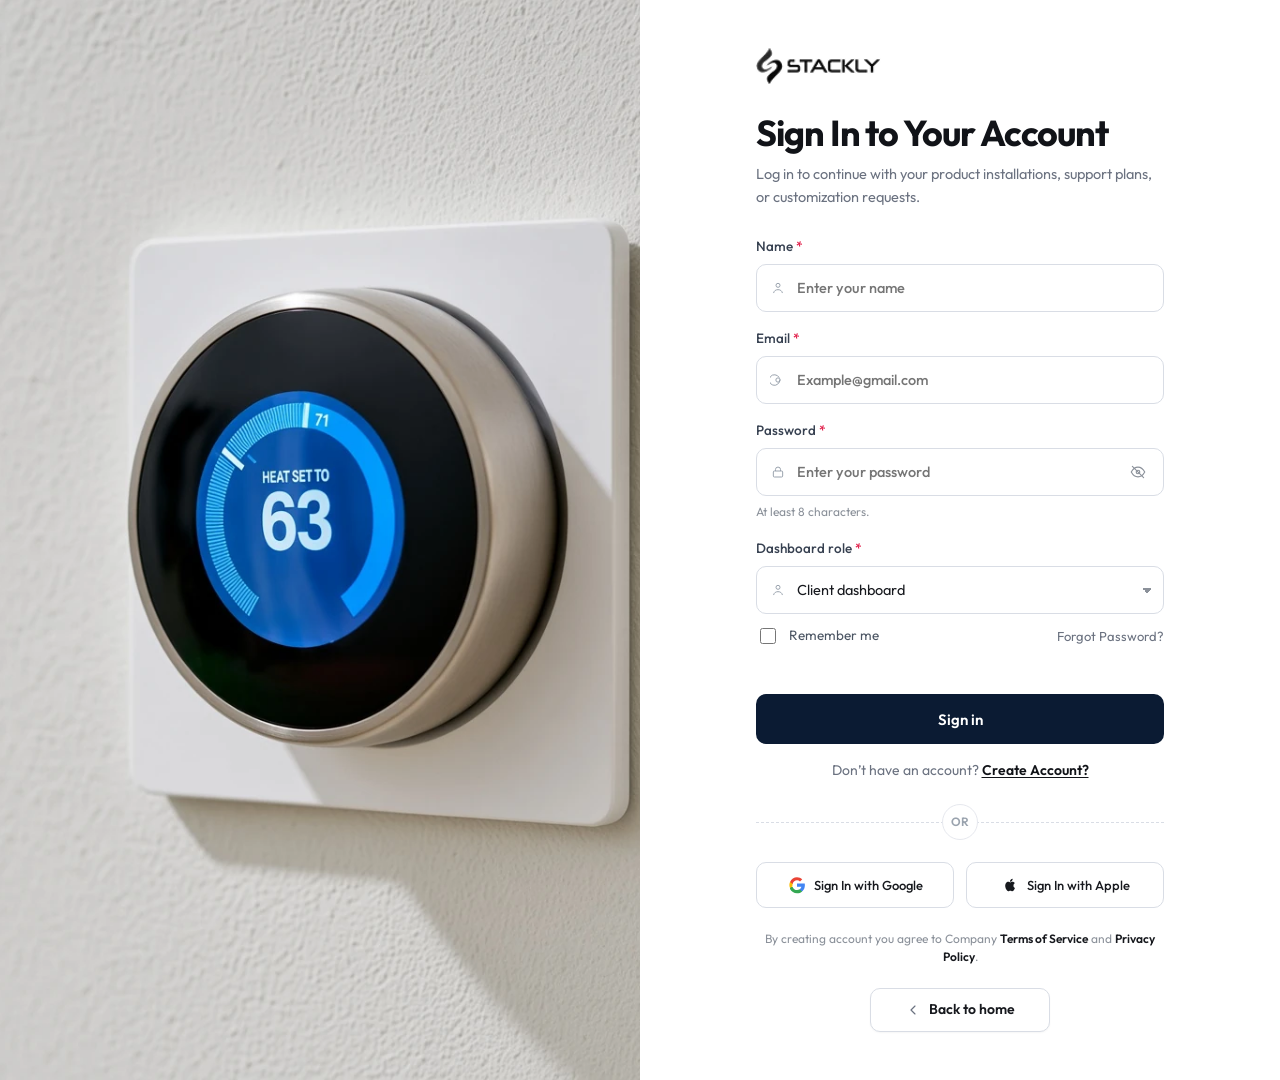
<file: login.html>
<!DOCTYPE html>
<html lang="en">
<head>
  <meta charset="UTF-8">
  <meta name="viewport" content="width=device-width, initial-scale=1.0">
  <title>Stackly — Sign In</title>
  <meta name="description" content="Sign in to your Stackly account for product installations, support plans, and customization requests.">
  <link rel="preconnect" href="https://fonts.googleapis.com">
  <link rel="preconnect" href="https://fonts.gstatic.com" crossorigin>
  <link href="https://fonts.googleapis.com/css2?family=Outfit:wght@300;400;500;600;700&display=swap" rel="stylesheet">
  <link rel="stylesheet" href="css/style.css">
</head>
<body class="auth">
  <main class="auth-shell">
    <aside class="auth-visual" aria-hidden="true">
      <img src="Images/auth-signin-panel.webp" alt="" width="960" height="1280">
    </aside>

    <section class="auth-panel">
      <a class="auth-logo" href="index.html" aria-label="Stackly home">
        <img src="Images/Stackly-logo.webp" alt="Stackly">
      </a>

      <h1>Sign In to Your Account</h1>
      <p class="auth-lead">Log in to continue with your product installations, support plans, or customization requests.</p>

      <form class="auth-form" id="login-form" novalidate>
        <label class="auth-field">
          <span>Name <em>*</em></span>
          <span class="auth-input">
            <svg viewBox="0 0 24 24" aria-hidden="true"><circle cx="12" cy="8" r="3" fill="none" stroke="currentColor" stroke-width="1.5"/><path d="M5.5 19c.8-3 3.2-4.5 6.5-4.5s5.7 1.5 6.5 4.5" fill="none" stroke="currentColor" stroke-width="1.5" stroke-linecap="round"/></svg>
            <input id="login-name" name="name" type="text" autocomplete="name" placeholder="Enter your name" required>
          </span>
        </label>

        <label class="auth-field">
          <span>Email <em>*</em></span>
          <span class="auth-input">
            <svg viewBox="0 0 24 24" aria-hidden="true"><circle cx="12" cy="12" r="3.2" fill="none" stroke="currentColor" stroke-width="1.5"/><path d="M14.8 12a8 8 0 1 1-1.2-4.2" fill="none" stroke="currentColor" stroke-width="1.5" stroke-linecap="round"/></svg>
            <input id="login-email" name="email" type="email" autocomplete="email" placeholder="Example@gmail.com" required>
          </span>
        </label>

        <label class="auth-field">
          <span>Password <em>*</em></span>
          <span class="auth-input">
            <svg viewBox="0 0 24 24" aria-hidden="true"><rect x="5" y="10.5" width="14" height="9" rx="1.5" fill="none" stroke="currentColor" stroke-width="1.5"/><path d="M8.2 10.5V8.4a3.8 3.8 0 0 1 7.6 0v2.1" fill="none" stroke="currentColor" stroke-width="1.5"/></svg>
            <input id="login-password" name="password" type="password" autocomplete="current-password" placeholder="Enter your password" minlength="8" required>
            <button class="auth-eye" type="button" aria-label="Show password" data-target="login-password">
              <svg class="eye-off" viewBox="0 0 24 24" aria-hidden="true"><path d="M3 12s3.6-6.5 9-6.5S21 12 21 12s-3.6 6.5-9 6.5S3 12 3 12Z" fill="none" stroke="currentColor" stroke-width="1.5"/><circle cx="12" cy="12" r="2.4" fill="none" stroke="currentColor" stroke-width="1.5"/><path d="m4.5 4.5 15 15" fill="none" stroke="currentColor" stroke-width="1.5" stroke-linecap="round"/></svg>
            </button>
          </span>
          <small>At least 8 characters.</small>
        </label>

        <label class="auth-field">
          <span>Dashboard role <em>*</em></span>
          <span class="auth-input auth-input--select">
            <svg viewBox="0 0 24 24" aria-hidden="true"><circle cx="12" cy="8" r="3" fill="none" stroke="currentColor" stroke-width="1.5"/><path d="M5.5 19c.8-3 3.2-4.5 6.5-4.5s5.7 1.5 6.5 4.5" fill="none" stroke="currentColor" stroke-width="1.5" stroke-linecap="round"/></svg>
            <select id="login-role" name="role" required>
              <option value="client">Client dashboard</option>
              <option value="admin">Admin dashboard</option>
            </select>
          </span>
        </label>

        <div class="auth-row">
          <label class="auth-check">
            <input id="login-remember" name="remember" type="checkbox">
            <span>Remember me</span>
          </label>
          <a class="auth-forgot" href="404.html">Forgot Password?</a>
        </div>

        <p class="auth-error" id="login-error" role="alert"></p>

        <button class="auth-submit" type="submit">Sign in</button>
      </form>

      <p class="auth-switch">Don’t have an account? <a href="register.html">Create Account?</a></p>

      <div class="auth-or"><span>OR</span></div>

      <div class="auth-social">
        <button type="button" class="auth-social__btn" onclick="window.location.href='404.html'" >
          <svg viewBox="0 0 24 24" aria-hidden="true"><path fill="#4285F4" d="M22.5 12.3c0-.8-.1-1.6-.2-2.3H12v4.4h5.9c-.3 1.3-1 2.5-2.1 3.2v2.7h3.4c2-1.8 3.3-4.5 3.3-8Z"/><path fill="#34A853" d="M12 23c2.8 0 5.2-.9 6.9-2.5l-3.4-2.7c-.9.6-2.1 1-3.5 1-2.7 0-5-1.8-5.8-4.3H2.7v2.8C4.4 20.7 8 23 12 23Z"/><path fill="#FBBC05" d="M6.2 14.5c-.2-.6-.3-1.2-.3-1.9s.1-1.3.3-1.9V7.9H2.7C2.1 9.1 1.8 10.5 1.8 12s.3 2.9.9 4.1l3.5-2.6Z"/><path fill="#EA4335" d="M12 5.8c1.5 0 2.9.5 4 1.6l3-3C17.2 2.6 14.8 1.6 12 1.6 8 1.6 4.4 3.9 2.7 7.9l3.5 2.8C7 7.6 9.3 5.8 12 5.8Z"/></svg>
          Sign In with Google
        </button>
        <button type="button" class="auth-social__btn" onclick="window.location.href='404.html'">
          <svg viewBox="0 0 24 24" aria-hidden="true"><path fill="currentColor" d="M16.7 12.6c0-2.1 1.7-3.1 1.8-3.2-1-1.4-2.5-1.6-3-1.7-1.3-.1-2.5.8-3.1.8-.6 0-1.6-.7-2.7-.7-1.4 0-2.7.8-3.4 2.1-1.5 2.5-.4 6.3 1 8.3.7 1 1.5 2.1 2.6 2 .9 0 1.3-.6 2.6-.6 1.2 0 1.6.6 2.6.6 1.1 0 1.8-1 2.4-2 .8-1.1 1.1-2.2 1.1-2.3-.1 0-2.1-.8-2.1-3.3Zm-2-6.3c.6-.7 1-1.7.9-2.7-1 .1-2.1.7-2.7 1.4-.6.6-1.1 1.6-.9 2.6 1.1.1 2.1-.5 2.7-1.3Z"/></svg>
          Sign In with Apple
        </button>
      </div>

      <p class="auth-legal">By creating account you agree to Company <a href="404.html">Terms of Service</a> and <a href="404.html">Privacy Policy</a>.</p>

      <a class="auth-back" href="index.html">
        <svg viewBox="0 0 24 24" aria-hidden="true"><path d="M15 6 9 12l6 6" fill="none" stroke="currentColor" stroke-width="1.75" stroke-linecap="round" stroke-linejoin="round"/></svg>
        Back to home
      </a>
    </section>
  </main>

  <script src="js/auth.js"></script>
</body>
</html>
</file>
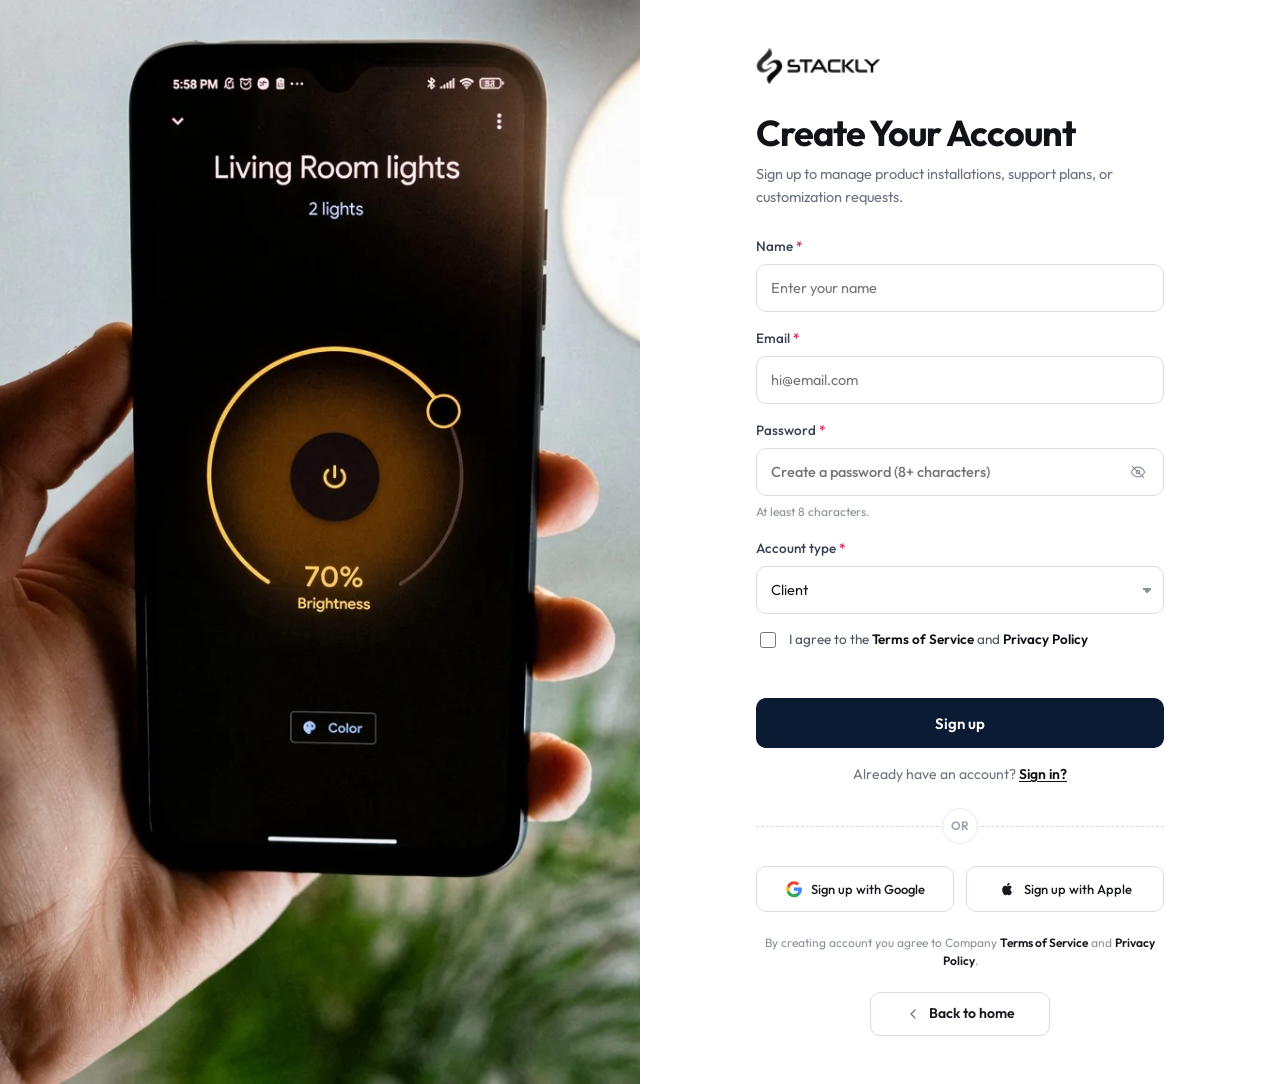
<file: register.html>
<!DOCTYPE html>
<html lang="en">
<head>
  <meta charset="UTF-8">
  <meta name="viewport" content="width=device-width, initial-scale=1.0">
  <title>Stackly — Create Account</title>
  <meta name="description" content="Create a Stackly account for product installations, support plans, and customization requests.">
  <link rel="preconnect" href="https://fonts.googleapis.com">
  <link rel="preconnect" href="https://fonts.gstatic.com" crossorigin>
  <link href="https://fonts.googleapis.com/css2?family=Outfit:wght@300;400;500;600;700&display=swap" rel="stylesheet">
  <link rel="stylesheet" href="css/style.css">
</head>
<body class="auth">
  <main class="auth-shell">
    <aside class="auth-visual" aria-hidden="true">
      <img src="Images/auth-signup-panel.webp" alt="" width="960" height="1280">
    </aside>

    <section class="auth-panel">
      <a class="auth-logo" href="index.html" aria-label="Stackly home">
        <img src="Images/Stackly-logo.webp" alt="Stackly">
      </a>

      <h1>Create Your Account</h1>
      <p class="auth-lead">Sign up to manage product installations, support plans, or customization requests.</p>

      <form class="auth-form" id="register-form" novalidate>
        <label class="auth-field">
          <span>Name <em>*</em></span>
          <input id="register-name" name="name" type="text" autocomplete="name" placeholder="Enter your name" required>
        </label>

        <label class="auth-field">
          <span>Email <em>*</em></span>
          <input id="register-email" name="email" type="email" autocomplete="email" placeholder="hi@email.com" required>
        </label>

        <label class="auth-field">
          <span>Password <em>*</em></span>
          <span class="auth-input">
            <input id="register-password" name="password" type="password" autocomplete="new-password" placeholder="Create a password (8+ characters)" minlength="8" required>
            <button class="auth-eye" type="button" aria-label="Show password" data-target="register-password">
              <svg class="eye-off" viewBox="0 0 24 24" aria-hidden="true"><path d="M3 12s3.6-6.5 9-6.5S21 12 21 12s-3.6 6.5-9 6.5S3 12 3 12Z" fill="none" stroke="currentColor" stroke-width="1.5"/><circle cx="12" cy="12" r="2.4" fill="none" stroke="currentColor" stroke-width="1.5"/><path d="m4.5 4.5 15 15" fill="none" stroke="currentColor" stroke-width="1.5" stroke-linecap="round"/></svg>
            </button>
          </span>
          <small>At least 8 characters.</small>
        </label>

        <label class="auth-field">
          <span>Account type <em>*</em></span>
          <select id="register-role" name="role" required>
            <option value="client">Client</option>
            <option value="admin">Admin</option>
          </select>
        </label>

        <div class="auth-check">
          <input id="register-terms" name="terms" type="checkbox" required>
          <label for="register-terms">I agree to the <a href="404.html">Terms of Service</a> and <a href="404.html">Privacy Policy</a></label>
        </div>

        <p class="auth-error" id="register-error" role="alert"></p>

        <button class="auth-submit" type="submit">Sign up</button>
      </form>

      <p class="auth-switch">Already have an account? <a href="login.html">Sign in?</a></p>

      <div class="auth-or"><span>OR</span></div>

      <div class="auth-social">
        <button type="button" class="auth-social__btn" onclick="window.location.href='404.html'">
          <svg viewBox="0 0 24 24" aria-hidden="true"><path fill="#4285F4" d="M22.5 12.3c0-.8-.1-1.6-.2-2.3H12v4.4h5.9c-.3 1.3-1 2.5-2.1 3.2v2.7h3.4c2-1.8 3.3-4.5 3.3-8Z"/><path fill="#34A853" d="M12 23c2.8 0 5.2-.9 6.9-2.5l-3.4-2.7c-.9.6-2.1 1-3.5 1-2.7 0-5-1.8-5.8-4.3H2.7v2.8C4.4 20.7 8 23 12 23Z"/><path fill="#FBBC05" d="M6.2 14.5c-.2-.6-.3-1.2-.3-1.9s.1-1.3.3-1.9V7.9H2.7C2.1 9.1 1.8 10.5 1.8 12s.3 2.9.9 4.1l3.5-2.6Z"/><path fill="#EA4335" d="M12 5.8c1.5 0 2.9.5 4 1.6l3-3C17.2 2.6 14.8 1.6 12 1.6 8 1.6 4.4 3.9 2.7 7.9l3.5 2.8C7 7.6 9.3 5.8 12 5.8Z"/></svg>
          Sign up with Google
        </button>
        <button type="button" class="auth-social__btn" onclick="window.location.href='404.html'">
          <svg viewBox="0 0 24 24" aria-hidden="true"><path fill="currentColor" d="M16.7 12.6c0-2.1 1.7-3.1 1.8-3.2-1-1.4-2.5-1.6-3-1.7-1.3-.1-2.5.8-3.1.8-.6 0-1.6-.7-2.7-.7-1.4 0-2.7.8-3.4 2.1-1.5 2.5-.4 6.3 1 8.3.7 1 1.5 2.1 2.6 2 .9 0 1.3-.6 2.6-.6 1.2 0 1.6.6 2.6.6 1.1 0 1.8-1 2.4-2 .8-1.1 1.1-2.2 1.1-2.3-.1 0-2.1-.8-2.1-3.3Zm-2-6.3c.6-.7 1-1.7.9-2.7-1 .1-2.1.7-2.7 1.4-.6.6-1.1 1.6-.9 2.6 1.1.1 2.1-.5 2.7-1.3Z"/></svg>
          Sign up with Apple
        </button>
      </div>

      <p class="auth-legal">By creating account you agree to Company <a href="404.html">Terms of Service</a> and <a href="404.html">Privacy Policy</a>.</p>

      <a class="auth-back" href="index.html">
        <svg viewBox="0 0 24 24" aria-hidden="true"><path d="M15 6 9 12l6 6" fill="none" stroke="currentColor" stroke-width="1.75" stroke-linecap="round" stroke-linejoin="round"/></svg>
        Back to home
      </a>
    </section>
  </main>

  <script src="js/auth.js"></script>
</body>
</html>
</file>
<file: css/style.css>
:root {
  --ink: #161616;
  --muted: #6b6b6b;
  --line: #e6e6e6;
  --paper: #ffffff;
  --wash: #eef0f3;
  --gold: #a68446;
  --shadow: 0 10px 30px rgba(20, 20, 20, 0.06);
  --serif: "Instrument Serif", Georgia, serif;
  --sans: "Outfit", "Segoe UI", sans-serif;
  --wrap: 1160px;
}

* { box-sizing: border-box; }
html { scroll-behavior: smooth; overflow-x: clip; }
body {
  margin: 0;
  color: var(--ink);
  background: var(--paper);
  font-family: var(--sans);
  font-weight: 400;
  font-size: 16px;
  line-height: 1.55;
}
img { max-width: 100%; display: block; }
a { color: inherit; text-decoration: none; }
button, input { font: inherit; }
h1, h2, h3 { font-weight: 400; letter-spacing: 0; }
p { margin: 0; }

.sr-only {
  position: absolute;
  width: 1px;
  height: 1px;
  padding: 0;
  margin: -1px;
  overflow: hidden;
  clip: rect(0, 0, 0, 0);
  border: 0;
}

/* —— Preloader —— */
body.is-loading { overflow: hidden; }
.preloader {
  position: fixed;
  inset: 0;
  z-index: 9999;
  display: grid;
  place-items: center;
  overflow: hidden;
  background:
    radial-gradient(ellipse 90% 70% at 50% 42%, #1a2230 0%, #0d1219 55%, #080b10 100%);
  transition: opacity 0.55s ease, visibility 0.55s ease;
}
.preloader.is-done {
  opacity: 0;
  visibility: hidden;
  pointer-events: none;
}
.preloader.is-done .preloader__inner {
  transform: scale(1.06);
  opacity: 0;
}
.preloader__atmosphere {
  position: absolute;
  inset: 0;
  pointer-events: none;
}
.preloader__grid {
  position: absolute;
  inset: -20%;
  background-image:
    linear-gradient(rgba(255, 255, 255, 0.035) 1px, transparent 1px),
    linear-gradient(90deg, rgba(255, 255, 255, 0.035) 1px, transparent 1px);
  background-size: 48px 48px;
  mask-image: radial-gradient(ellipse 55% 50% at 50% 48%, #000 20%, transparent 72%);
  animation: preloader-grid 18s linear infinite;
}
.preloader__orb {
  position: absolute;
  border-radius: 50%;
  filter: blur(40px);
  opacity: 0.55;
}
.preloader__orb--a {
  width: min(48vw, 420px);
  height: min(48vw, 420px);
  top: 18%;
  left: 50%;
  translate: -50% 0;
  background: radial-gradient(circle, rgba(166, 132, 70, 0.35) 0%, transparent 68%);
  animation: preloader-orb 6s ease-in-out infinite;
}
.preloader__orb--b {
  width: min(36vw, 300px);
  height: min(36vw, 300px);
  bottom: 12%;
  right: 18%;
  background: radial-gradient(circle, rgba(42, 212, 194, 0.16) 0%, transparent 70%);
  animation: preloader-orb 7.5s ease-in-out infinite reverse;
}
.preloader__inner {
  position: relative;
  z-index: 1;
  display: flex;
  flex-direction: column;
  align-items: center;
  gap: 18px;
  padding: 24px;
  transition: transform 0.55s ease, opacity 0.45s ease;
  animation: preloader-rise 0.7s cubic-bezier(0.22, 1, 0.36, 1) both;
}
.preloader__mark {
  position: relative;
  width: 148px;
  height: 148px;
  display: grid;
  place-items: center;
}
.preloader__ring {
  position: absolute;
  inset: 0;
  border-radius: 50%;
  border: 1px solid transparent;
}
.preloader__ring--outer {
  border-color: rgba(255, 255, 255, 0.1);
  border-top-color: rgba(166, 132, 70, 0.85);
  border-right-color: rgba(166, 132, 70, 0.25);
  animation: preloader-spin 1.8s linear infinite;
}
.preloader__ring--mid {
  inset: 12px;
  border-color: rgba(255, 255, 255, 0.06);
  border-bottom-color: rgba(42, 212, 194, 0.7);
  border-left-color: rgba(42, 212, 194, 0.2);
  animation: preloader-spin 2.6s linear infinite reverse;
}
.preloader__ring--inner {
  inset: 26px;
  border: 1px dashed rgba(255, 255, 255, 0.14);
  animation: preloader-spin 10s linear infinite;
}
.preloader__pulse {
  position: absolute;
  inset: 38px;
  border-radius: 50%;
  background: radial-gradient(circle, rgba(255, 255, 255, 0.08) 0%, rgba(255, 255, 255, 0.02) 55%, transparent 70%);
  box-shadow: inset 0 0 0 1px rgba(255, 255, 255, 0.06);
  animation: preloader-breathe 2.4s ease-in-out infinite;
}
.preloader__logo {
  position: relative;
  z-index: 1;
  height: 34px;
  width: auto;
  filter: brightness(0) invert(1) drop-shadow(0 8px 20px rgba(0, 0, 0, 0.35));
  animation: preloader-logo 2.4s ease-in-out infinite;
}
.preloader__brand {
  margin: 10px 0 0;
  color: #f4f5f7;
  font-family: var(--sans);
  font-size: 13px;
  font-weight: 600;
  letter-spacing: 0.42em;
  text-indent: 0.42em;
  animation: preloader-brand 2.8s ease-in-out infinite;
}
.preloader__label {
  margin: 0;
  color: rgba(244, 245, 247, 0.55);
  font-size: 11px;
  font-weight: 500;
  letter-spacing: 0.2em;
  text-transform: uppercase;
}
.preloader__dots {
  display: flex;
  gap: 7px;
  margin-top: 2px;
}
.preloader__dots i {
  width: 5px;
  height: 5px;
  border-radius: 50%;
  background: #a68446;
  opacity: 0.35;
  animation: preloader-dot 1.2s ease-in-out infinite;
}
.preloader__dots i:nth-child(2) { animation-delay: 0.18s; }
.preloader__dots i:nth-child(3) { animation-delay: 0.36s; }

@keyframes preloader-spin {
  to { transform: rotate(360deg); }
}
@keyframes preloader-breathe {
  0%, 100% { transform: scale(0.96); opacity: 0.7; }
  50% { transform: scale(1.04); opacity: 1; }
}
@keyframes preloader-logo {
  0%, 100% { transform: scale(1); opacity: 0.92; }
  50% { transform: scale(1.04); opacity: 1; }
}
@keyframes preloader-brand {
  0%, 100% { letter-spacing: 0.42em; opacity: 0.85; }
  50% { letter-spacing: 0.5em; opacity: 1; }
}
@keyframes preloader-dot {
  0%, 80%, 100% { opacity: 0.3; transform: translateY(0); }
  40% { opacity: 1; transform: translateY(-3px); }
}
@keyframes preloader-orb {
  0%, 100% { transform: translateY(0) scale(1); }
  50% { transform: translateY(-18px) scale(1.06); }
}
@keyframes preloader-grid {
  to { transform: translateY(48px); }
}
@keyframes preloader-rise {
  from { opacity: 0; transform: translateY(16px) scale(0.96); }
  to { opacity: 1; transform: translateY(0) scale(1); }
}
@media (prefers-reduced-motion: reduce) {
  .preloader__inner,
  .preloader__ring,
  .preloader__pulse,
  .preloader__logo,
  .preloader__brand,
  .preloader__dots i,
  .preloader__orb,
  .preloader__grid { animation: none; }
  .preloader { transition-duration: 0.15s; }
}

.eyebrow {
  margin: 0 0 14px;
  color: var(--gold);
  font-size: 11px;
  font-weight: 500;
  letter-spacing: 0.22em;
  text-transform: uppercase;
}
.eyebrow--light { color: #2ad4c2; }

.btn {
  display: inline-flex;
  align-items: center;
  justify-content: center;
  min-height: 46px;
  padding: 0 22px;
  border-radius: 2px;
  border: 1px solid transparent;
  font-size: 14px;
  font-weight: 500;
  letter-spacing: 0.01em;
  cursor: pointer;
  transition: transform 0.2s ease, background 0.2s ease, color 0.2s ease;
}
.btn:hover { transform: translateY(-1px); }
.btn--light { background: #fff; color: #111; }
.btn--light:hover { background: #f4f4f4; }
.btn--ghost { background: transparent; color: #fff; border-color: rgba(255, 255, 255, 0.75); }
.btn--ghost:hover { background: rgba(255, 255, 255, 0.08); }
.btn--dark { background: #111; color: #fff; }
.btn--dark:hover { background: #2a2a2a; }

.text-link {
  display: inline-block;
  margin-top: 28px;
  font-size: 14px;
  border-bottom: 1px solid #111;
  padding-bottom: 2px;
}

.header {
  position: sticky;
  top: 0;
  z-index: 20;
  background: #fff;
  border-bottom: 1px solid transparent;
}
.header.is-scrolled { border-bottom-color: var(--line); }
.header__inner {
  max-width: 1440px;
  margin: 0 auto;
  padding: 22px 40px;
  display: grid;
  grid-template-columns: 1fr auto 1fr;
  align-items: center;
}
.logo { justify-self: start; display: inline-flex; align-items: center; }
.logo img,
.footer__brand img {
  height: 34px;
  width: auto;
  display: block;
}
.nav {
  display: flex;
  align-items: center;
  justify-content: center;
  gap: 42px;
}
.nav a,
.header__signin {
  font-size: 13px;
  font-weight: 500;
  letter-spacing: 0.14em;
  text-transform: uppercase;
  color: #2c2c2c;
}
.nav a:hover,
.header__signin:hover { color: #111; }
.nav a[aria-current="page"] { color: #2563eb; }
.header__signin { justify-self: end; }
.nav__signin { display: none; }
.nav-toggle {
  display: none;
  width: 42px;
  height: 42px;
  border: 0;
  background: transparent;
  padding: 10px;
  flex-direction: column;
  justify-content: center;
  gap: 5px;
  cursor: pointer;
}
.nav-toggle span {
  display: block;
  height: 1.5px;
  background: #111;
}

.hero {
  position: relative;
  min-height: 86vh;
  display: grid;
  place-items: center;
  color: #fff;
  overflow: hidden;
  background: #111;
}
.hero__image {
  position: absolute;
  inset: 0;
  width: 100%;
  height: 100%;
  object-fit: cover;
  object-position: center 60%;
}
.hero__shade {
  position: absolute;
  inset: 0;
  background: linear-gradient(to bottom, rgba(0, 0, 0, 0.04), rgba(0, 0, 0, 0.06) 40%, rgba(0, 0, 0, 0.16));
}
.hero__content {
  position: relative;
  z-index: 1;
  text-align: center;
  padding: 100px 24px 72px;
  max-width: 820px;
}
.hero h1 {
  margin: 0;
  font-family: var(--sans);
  font-weight: 400;
  font-size: clamp(64px, 8vw, 108px);
  line-height: 0.92;
  letter-spacing: 0.04em;
}
.hero p {
  margin: 28px auto 0;
  max-width: 640px;
  color: rgba(255, 255, 255, 0.92);
  font-size: 18px;
  font-weight: 400;
  line-height: 1.45;
}
.hero__actions {
  display: flex;
  justify-content: center;
  flex-wrap: wrap;
  gap: 14px;
  margin-top: 32px;
}

.stats {
  background: #fff;
  border-bottom: 1px solid var(--line);
}
.stats ul {
  list-style: none;
  margin: 0 auto;
  padding: 42px 28px;
  max-width: 1180px;
  display: grid;
  grid-template-columns: repeat(4, 1fr);
}
.stats li {
  text-align: left;
  padding: 6px 28px;
  border-left: 1px solid #e4e4e4;
}
.stats li:first-child { border-left: 0; padding-left: 8px; }
.stats strong {
  display: block;
  font-family: var(--sans);
  font-size: clamp(36px, 3.4vw, 46px);
  font-weight: 500;
  letter-spacing: -0.03em;
  color: #1c1c1c;
}
.stats__label {
  display: block;
  margin-top: 10px;
  color: #17897b;
  font-size: 11px;
  font-weight: 600;
  letter-spacing: 0.14em;
  text-transform: uppercase;
}
.stats li > span:last-child {
  display: block;
  margin-top: 8px;
  max-width: 230px;
  color: #6a727a;
  font-size: 14.5px;
  line-height: 1.5;
}

.approach {
  max-width: 1180px;
  margin: 0 auto;
  padding: 108px 28px 96px;
  display: grid;
  grid-template-columns: 1.15fr 0.85fr;
  gap: 72px;
  align-items: start;
}
.process h2,
.visit h2,
.section-head h2 {
  font-family: var(--serif);
  font-size: clamp(40px, 4.6vw, 64px);
  line-height: 1.02;
  margin: 0 0 18px;
}
.approach .eyebrow {
  color: #8b9198;
  font-weight: 500;
  letter-spacing: 0.16em;
  margin-bottom: 18px;
}
.approach h2 {
  font-family: var(--sans);
  font-weight: 500;
  font-size: clamp(48px, 5.2vw, 68px);
  line-height: 0.98;
  letter-spacing: -0.035em;
  margin: 0 0 28px;
  max-width: 560px;
}
.approach__copy > p:not(.eyebrow) {
  max-width: 500px;
  color: #5c6570;
  font-size: 16.5px;
  line-height: 1.65;
}
.approach__copy > p + p { margin-top: 22px; }
.approach__side { padding-top: 92px; }
.approach__list {
  list-style: none;
  margin: 0;
  padding: 0;
}
.approach__list li {
  border-left: 2px solid #e3e3e3;
  padding: 2px 0 2px 18px;
}
.approach__list li + li { margin-top: 26px; }
.approach__list h3 {
  margin: 0 0 4px;
  font-size: 17px;
  font-weight: 600;
  letter-spacing: -0.01em;
  color: #161616;
}
.approach__list p { color: #6a727a; font-size: 15px; line-height: 1.5; }
.approach__meta {
  display: grid;
  grid-template-columns: 1fr 1fr;
  gap: 24px;
  margin: 32px 0 0;
  padding-top: 22px;
  border-top: 1px solid #e4e4e4;
}
.approach__meta dt {
  color: #8b9198;
  font-size: 11px;
  font-weight: 500;
  letter-spacing: 0.16em;
  text-transform: uppercase;
}
.approach__meta dd {
  margin: 6px 0 0;
  font-size: 28px;
  font-weight: 500;
  letter-spacing: -0.03em;
  color: #161616;
}

.systems {
  background: #e8eef2;
  padding: 92px 28px 100px;
}
.systems .section-head { max-width: 1180px; margin-bottom: 42px; }
.systems .eyebrow { margin-bottom: 14px; }
.systems .section-head h2 {
  font-family: var(--sans);
  font-weight: 600;
  font-size: clamp(36px, 3.6vw, 46px);
  letter-spacing: -0.03em;
  line-height: 1.12;
  margin-bottom: 12px;
}
.systems .section-head p:last-child {
  color: #5c6670;
  font-size: 16.5px;
  max-width: 560px;
}
.section-head { max-width: var(--wrap); margin: 0 auto 40px; }
.section-head--center { text-align: center; }
.section-head--center p:last-child,
.section-head p:last-child {
  color: var(--muted);
  max-width: 520px;
}
.section-head--center p:last-child { margin-left: auto; margin-right: auto; }
.systems__grid {
  max-width: 1180px;
  margin: 0 auto;
  display: grid;
  grid-template-columns: repeat(4, 1fr);
  gap: 20px;
}
.card {
  background: #fff;
  overflow: hidden;
  box-shadow: 0 10px 28px rgba(20, 32, 42, 0.06);
  display: flex;
  flex-direction: column;
  min-height: 100%;
  transition: transform 0.25s ease, box-shadow 0.25s ease;
}
.card__media { position: relative; aspect-ratio: 16 / 11; background: #ddd; overflow: hidden; }
.card__media img { width: 100%; height: 100%; object-fit: cover; }
.badge {
  position: absolute;
  top: 12px;
  left: 12px;
  background: #fff;
  color: #1a1a1a;
  border-radius: 2px;
  padding: 6px 9px;
  font-size: 10px;
  font-weight: 600;
  letter-spacing: 0.12em;
  text-transform: uppercase;
}
.card__body {
  padding: 18px 18px 20px;
  display: flex;
  flex-direction: column;
  gap: 8px;
  flex: 1;
}
.card__body h3 {
  margin: 0;
  font-size: 18px;
  font-weight: 600;
  letter-spacing: -0.02em;
  color: #161616;
}
.card__body p { color: #66707a; font-size: 14.5px; line-height: 1.5; flex: 1; }
.card__body a {
  margin-top: 12px;
  font-size: 14.5px;
  font-weight: 600;
  color: #161616;
  align-self: flex-start;
}
.card__body a:hover { color: #17897b; }

.process { background: #fff; padding: 96px 28px 88px; }
.process__wrap { max-width: 1180px; margin: 0 auto; }
.process .eyebrow {
  color: #8b9198;
  font-weight: 500;
  letter-spacing: 0.16em;
  margin-bottom: 16px;
}
.process h2 {
  font-family: var(--sans);
  font-weight: 500;
  font-size: clamp(48px, 5vw, 64px);
  letter-spacing: -0.035em;
  line-height: 1.05;
  margin: 0 0 56px;
}
.process__grid {
  list-style: none;
  margin: 0;
  padding: 0;
  display: grid;
  grid-template-columns: repeat(4, 1fr);
  gap: 36px;
}
.process__grid li {
  border-top: 1px solid #dedede;
  padding-top: 28px;
}
.process__grid span {
  display: block;
  color: #9aa0a6;
  font-size: 13px;
  letter-spacing: 0.04em;
  margin-bottom: 18px;
}
.process__grid h3 {
  margin: 0 0 10px;
  font-size: 18px;
  font-weight: 500;
  letter-spacing: 0.06em;
  text-transform: uppercase;
}
.process__grid p { color: #5c6570; font-size: 15px; line-height: 1.55; }

.projects {
  background: #f4f4f5;
  padding: 88px 28px 72px;
}
.projects__wrap { max-width: 1180px; margin: 0 auto; }
.projects .eyebrow {
  color: #8b9198;
  font-weight: 500;
  letter-spacing: 0.16em;
  margin-bottom: 14px;
}
.projects h2 {
  font-family: var(--sans);
  font-weight: 500;
  font-size: clamp(40px, 4.2vw, 52px);
  letter-spacing: -0.03em;
  line-height: 1.05;
  margin: 0 0 36px;
}
.project { margin: 0 0 48px; }
.project:last-child { margin-bottom: 0; }
.project__media {
  position: relative;
  overflow: hidden;
  background: #111;
  isolation: isolate;
}
.project__media img {
  width: 100%;
  height: min(42vw, 460px);
  object-fit: cover;
  display: block;
  background: #111;
  transform: scale(1.12);
  will-change: transform;
}
.project__shutter {
  position: absolute;
  left: 0;
  right: 0;
  height: 50.5%;
  background: #f4f4f5;
  z-index: 2;
  pointer-events: none;
  will-change: transform;
}
.project__shutter--top { top: 0; transform-origin: top center; }
.project__shutter--bot { bottom: 0; transform-origin: bottom center; }
@media (prefers-reduced-motion: reduce) {
  .project__media img,
  .project__shutter { transform: none !important; }
  .project__shutter { display: none; }
}
.project__meta {
  display: grid;
  grid-template-columns: max-content 1fr;
  gap: 48px;
  padding: 16px 2px 0;
  align-items: center;
}
.project h3 {
  margin: 0;
  font-family: var(--sans);
  font-size: 14px;
  font-weight: 600;
  letter-spacing: 0.08em;
  text-transform: uppercase;
}
.project__place {
  margin-top: 4px;
  color: #9aa0a6;
  font-size: 11px;
  letter-spacing: 0.12em;
  text-transform: uppercase;
}
.project__meta > p {
  color: #6a727a;
  font-size: 15px;
  line-height: 1.5;
}

.rooms {
  background: #f7f7fb;
  margin-top: 0;
  padding: 88px 28px 96px;
}
.rooms .eyebrow,
.reasons .eyebrow,
.stories .eyebrow,
.systems .eyebrow,
.reasons__pillar {
  color: #17897b;
  font-weight: 600;
  letter-spacing: 0.16em;
}
.rooms__wrap,
.reasons__wrap,
.stories__wrap {
  max-width: 1180px;
  margin: 0 auto;
}
.rooms__head {
  display: grid;
  grid-template-columns: 1.45fr 0.7fr;
  gap: 32px;
  align-items: end;
  margin-bottom: 28px;
}
.rooms__head h2,
.reasons h2,
.stories .section-head h2 {
  font-family: var(--sans);
  font-weight: 600;
  font-size: clamp(36px, 3.4vw, 46px);
  line-height: 1.12;
  letter-spacing: -0.03em;
  margin: 0;
  color: #141414;
}
.rooms__lead {
  margin: 0 0 6px;
  max-width: 340px;
  color: #5e6770;
  font-size: 16px;
  line-height: 1.55;
}
.rooms__tabs {
  display: flex;
  gap: 10px;
  flex-wrap: wrap;
  margin-bottom: 22px;
}
.rooms__tabs button {
  display: inline-flex;
  align-items: center;
  border: 1px solid #dcdce2;
  background: #fff;
  color: #1a1a1a;
  border-radius: 4px;
  padding: 10px 16px;
  font-size: 14.5px;
  font-weight: 500;
  cursor: pointer;
}
.rooms__tabs button.is-active {
  background: #111;
  color: #fff;
  border-color: #111;
}
.rooms__tabs button.is-active::before {
  content: "";
  width: 7px;
  height: 7px;
  margin-right: 8px;
  border-radius: 50%;
  background: #2ec4b6;
  flex: none;
}
.rooms__stage {
  display: grid;
  grid-template-columns: 1.28fr 0.82fr;
  align-items: stretch;
  background: #fff;
  border: 1px solid #e7e7ec;
}
.rooms__photo {
  margin: 0;
  position: relative;
  min-height: 540px;
  background: #ddd;
}
.rooms__photo img {
  width: 100%;
  height: 100%;
  object-fit: cover;
  position: absolute;
  inset: 0;
}
.rooms__photo figcaption {
  position: absolute;
  left: 18px;
  bottom: 18px;
  display: inline-flex;
  align-items: center;
  gap: 8px;
  background: #fff;
  color: #2a2a2a;
  padding: 8px 12px;
  font-size: 11px;
  font-weight: 600;
  letter-spacing: 0.08em;
  text-transform: uppercase;
  box-shadow: 0 6px 18px rgba(0, 0, 0, 0.08);
}
.rooms__photo figcaption svg {
  width: 16px;
  height: 16px;
  color: #17897b;
}
.rooms__card {
  background: #fff;
  padding: 36px 36px 32px;
  display: flex;
  flex-direction: column;
}
.rooms__card .eyebrow { margin-bottom: 12px; font-size: 12px; }
.rooms__card h2 {
  font-family: var(--sans);
  font-weight: 600;
  font-size: clamp(32px, 2.6vw, 40px);
  letter-spacing: -0.03em;
  line-height: 1.1;
  margin: 0 0 14px;
}
.rooms__card > p {
  color: #5c6570;
  font-size: 15.5px;
  line-height: 1.6;
  max-width: 460px;
}
.rooms__facts {
  list-style: none;
  margin: 28px 0 28px;
  padding: 0;
  border-top: 1px solid #ececf0;
}
.rooms__facts li {
  display: flex;
  align-items: center;
  justify-content: space-between;
  gap: 16px;
  padding: 14px 0;
  border-bottom: 1px solid #ececf0;
}
.rooms__fact-label {
  display: inline-flex;
  align-items: center;
  gap: 10px;
  font-size: 14.5px;
  font-weight: 600;
  color: #1c1c1c;
}
.rooms__fact-label svg {
  width: 18px;
  height: 18px;
  color: #17897b;
  flex: none;
}
.rooms__fact-value {
  color: #6a727a;
  font-size: 14.5px;
  text-align: right;
}
.rooms__card .btn {
  align-self: flex-start;
  min-height: 44px;
  padding: 0 18px;
  border-radius: 2px;
  font-size: 14.5px;
  font-weight: 500;
}

.reasons {
  background: #e7eef2;
  padding: 92px 28px 100px;
}
.reasons .eyebrow { margin-bottom: 16px; }
.reasons h2 { margin-bottom: 16px; max-width: 720px; }
.reasons__lead {
  max-width: 760px;
  margin: 0 0 36px;
  color: #5c6670;
  font-size: 16.5px;
  line-height: 1.6;
}
.reasons__grid {
  display: grid;
  grid-template-columns: repeat(3, 1fr);
  gap: 22px;
}
.reasons__grid article {
  background: #fff;
  padding: 28px 26px 32px;
  min-height: 214px;
  box-shadow: 0 8px 24px rgba(20, 32, 42, 0.04);
}
.reasons__pillar {
  margin: 0 0 12px;
  font-size: 12px;
  text-transform: uppercase;
}
.reasons__grid h3 {
  margin: 0 0 10px;
  font-size: 20px;
  font-weight: 600;
  letter-spacing: -0.02em;
  color: #161616;
}
.reasons__grid p { color: #66707a; font-size: 15px; line-height: 1.55; }

.stories {
  background: #f6f5fa;
  padding: 92px 28px 72px;
}
.stories .section-head { margin-bottom: 36px; }
.stories .eyebrow { margin-bottom: 14px; }
.stories .section-head h2 { margin-bottom: 12px; }
.stories .section-head p:last-child {
  color: #6a727c;
  font-size: 16px;
  max-width: 620px;
}
.stories__grid {
  display: grid;
  grid-template-columns: repeat(3, 1fr);
  gap: 22px;
  align-items: stretch;
}
.stories blockquote {
  margin: 0;
  background: #fff;
  border: 1px solid #eeeef2;
  padding: 28px 26px 24px;
  box-shadow: 0 10px 28px rgba(20, 20, 30, 0.04);
  display: flex;
  flex-direction: column;
  min-height: 360px;
}
.stars {
  display: flex;
  gap: 3px;
  margin-bottom: 18px;
}
.stars svg { width: 16px; height: 16px; fill: #f0b429; }
.stories blockquote p {
  margin: 0;
  color: #4d5560;
  font-size: 15px;
  line-height: 1.65;
  font-weight: 400;
}
.stories footer {
  margin-top: auto;
  padding-top: 18px;
  border-top: 1px solid #e6e6ea;
  display: flex;
  flex-direction: row;
  align-items: center;
  gap: 12px;
}
.stories__avatar {
  width: 48px;
  height: 48px;
  border-radius: 50%;
  object-fit: cover;
  flex-shrink: 0;
  background: #e8e8ec;
}
.stories__avatar--initials {
  display: inline-flex;
  align-items: center;
  justify-content: center;
  background: #1a1a1a;
  color: #f4f1ea;
  font-size: 13px;
  font-weight: 600;
  letter-spacing: 0.04em;
}
.stories footer > div {
  display: flex;
  flex-direction: column;
  gap: 4px;
  min-width: 0;
}
.stories cite {
  font-style: normal;
  font-weight: 700;
  font-size: 15.5px;
  color: #161616;
}
.stories footer span {
  color: #8b939c;
  font-size: 13.5px;
  letter-spacing: 0;
  text-transform: none;
}
.stories__slider { position: relative; }
.stories__grid blockquote.is-story-hidden {
  display: none;
}
.stories__pager {
  display: flex;
  align-items: center;
  justify-content: center;
  gap: 16px;
  margin-top: 28px;
}
.stories__nav {
  width: 42px;
  height: 42px;
  border-radius: 50%;
  border: 1px solid #d9d9e0;
  background: #fff;
  color: #1a1a1a;
  display: inline-flex;
  align-items: center;
  justify-content: center;
  cursor: pointer;
  transition: border-color 0.2s ease, background 0.2s ease, color 0.2s ease, opacity 0.2s ease;
}
.stories__nav svg { width: 18px; height: 18px; }
.stories__nav:hover:not(:disabled) {
  border-color: #1a1a1a;
  background: #1a1a1a;
  color: #fff;
}
.stories__nav:disabled {
  opacity: 0.35;
  cursor: default;
}
.stories__dots {
  display: flex;
  align-items: center;
  gap: 8px;
}
.stories__dot {
  width: 8px;
  height: 8px;
  padding: 0;
  border: 0;
  border-radius: 50%;
  background: #c9c9d2;
  cursor: pointer;
  transition: transform 0.2s ease, background 0.2s ease, width 0.2s ease;
}
.stories__dot.is-active {
  width: 22px;
  border-radius: 999px;
  background: #1a1a1a;
}
.stories__dot:focus-visible,
.stories__nav:focus-visible {
  outline: 2px solid #17897b;
  outline-offset: 2px;
}
.gsap-line {
  display: block;
  overflow: hidden;
  padding-bottom: 0.08em;
  margin-bottom: -0.08em;
}
.gsap-line__word {
  display: inline-block;
  overflow: hidden;
  vertical-align: top;
  margin-right: 0.28em;
}
.gsap-line__word:last-child { margin-right: 0; }
.gsap-line__word > span {
  display: inline-block;
  will-change: transform, opacity;
}
.partners {
  margin-top: 56px;
  padding-top: 36px;
  border-top: 1px solid #e1e1e6;
  text-align: center;
}
.partners p {
  color: #9aa1a8;
  font-size: 11px;
  font-weight: 500;
  letter-spacing: 0.16em;
  text-transform: uppercase;
}
.marquee {
  overflow: hidden;
  margin-top: 28px;
}
.marquee__track {
  display: flex;
  width: max-content;
  animation: marquee 28s linear infinite;
}
.marquee:hover .marquee__track { animation-play-state: paused; }
.marquee ul {
  list-style: none;
  display: flex;
  align-items: center;
  gap: 56px;
  flex-wrap: nowrap;
  margin: 0;
  padding: 0 28px;
  color: #4e5660;
  font-size: 14px;
  font-weight: 600;
  letter-spacing: 0.14em;
  text-transform: uppercase;
  white-space: nowrap;
}
@keyframes marquee {
  from { transform: translateX(0); }
  to { transform: translateX(-50%); }
}

.visit {
  margin-top: 48px;
  background: #000;
  color: #fff;
  padding: 88px 0 52px;
}
.visit__intro { text-align: center; padding: 0 24px; }
.visit .eyebrow { margin-bottom: 22px; font-size: 12px; letter-spacing: 0.28em; }
.visit h2 {
  color: #fff;
  max-width: 860px;
  margin-left: auto;
  margin-right: auto;
  font-family: var(--sans);
  font-weight: 600;
  font-size: clamp(44px, 5.4vw, 72px);
  line-height: 1.05;
  letter-spacing: -0.03em;
}
.visit__line { display: block; }
.visit__lead {
  max-width: 640px;
  margin: 8px auto 0;
  color: #b7bcc6;
  font-size: 16.5px;
  line-height: 1.65;
  font-weight: 400;
}
.visit__actions {
  display: flex;
  justify-content: center;
  gap: 14px;
  margin-top: 36px;
}
.visit .btn {
  min-width: 196px;
  min-height: 52px;
  padding: 0 28px;
  border-radius: 0;
  font-size: 15px;
  font-weight: 500;
}
.visit .btn--ghost { border-color: #5e6874; }
.visit .btn--ghost:hover { background: rgba(255, 255, 255, 0.06); }
.visit__band {
  margin-top: 72px;
  border-top: 1px solid rgba(255, 255, 255, 0.14);
  padding: 36px 48px 4px;
}
.visit__perks {
  list-style: none;
  max-width: 1080px;
  margin: 0 auto;
  padding: 0;
  display: grid;
  grid-template-columns: repeat(3, 1fr);
  gap: 28px 40px;
}
.visit__perks li {
  display: flex;
  align-items: flex-start;
  gap: 12px;
}
.visit__perk-icon {
  flex: none;
  width: 22px;
  height: 22px;
  margin-top: 1px;
  color: #2ad4c2;
}
.visit__perk-icon svg { width: 22px; height: 22px; display: block; }
.visit__perks strong {
  display: block;
  font-weight: 600;
  font-size: 15.5px;
  letter-spacing: -0.01em;
}
.visit__perks p {
  margin-top: 4px;
  max-width: 280px;
  color: #a3a8b0;
  font-size: 14.5px;
  line-height: 1.45;
}

.footer { background: #fff; padding: 64px 40px 0; }
.footer__grid {
  max-width: 1440px;
  margin: 0 auto;
  display: grid;
  grid-template-columns: 1.35fr 0.85fr 1fr 1.15fr;
  gap: 48px;
  padding-bottom: 48px;
}
.footer__brand a {
  display: inline-flex;
  align-items: center;
  margin-bottom: 18px;
}
.footer__brand > p:first-of-type {
  color: #6d6d6d;
  font-size: 14.5px;
  line-height: 1.55;
  max-width: 280px;
}
.footer__status-label {
  margin-top: 28px;
  color: #8b8b8b;
  font-size: 11px;
  font-weight: 500;
  letter-spacing: 0.16em;
  text-transform: uppercase;
}
.footer__status {
  display: flex;
  align-items: center;
  gap: 8px;
  margin-top: 10px;
  color: #128f7c;
  font-size: 14px;
  font-weight: 500;
}
.footer__status-dot {
  width: 8px;
  height: 8px;
  border-radius: 50%;
  background: #14957f;
  flex: none;
}
.footer h3 {
  margin: 0 0 16px;
  color: #8a8a8a;
  font-size: 12px;
  font-weight: 500;
  letter-spacing: 0.14em;
  text-transform: uppercase;
}
.footer__grid a { display: block; color: #2a2a2a; font-size: 14.5px; margin: 11px 0; }
.footer__grid a:hover { color: #111; }
.footer__form p {
  color: #6d6d6d;
  font-size: 14.5px;
  line-height: 1.55;
  max-width: 280px;
  margin-bottom: 16px;
}
.footer__form-row { display: flex; flex-direction: column; gap: 10px; max-width: 280px; }
.footer__form input {
  width: 100%;
  border: 1px solid #d5d5d5;
  background: #fff;
  padding: 0 14px;
  height: 46px;
  color: #222;
  border-radius: 0;
}
.footer__form input::placeholder { color: #b0b0b0; }
.footer__form input:focus { outline: 1px solid #111; border-color: #111; }
.footer__form .btn {
  width: 100%;
  height: 48px;
  border-radius: 0;
  font-size: 15px;
  font-weight: 500;
}
.form-note { min-height: 1.2em; margin-top: 8px; font-size: 13px; color: #128f7c; }
.footer__bar {
  max-width: 1440px;
  margin: 0 auto;
  border-top: 1px solid #e6e6e6;
  padding: 18px 0 22px;
  display: flex;
  justify-content: space-between;
  align-items: center;
  gap: 24px;
  color: #8a8a8a;
  font-size: 13px;
}
.footer__bar div { display: flex; gap: 22px; flex-wrap: wrap; }
.footer__bar a { color: #6f6f6f; margin: 0; font-size: 13px; }
.footer__bar a:hover { color: #111; }

@media (max-width: 980px) {
  .header { z-index: 40; background: #fff; }
  .header:has(.nav.is-open) {
    position: fixed;
    top: 0;
    left: 0;
    right: 0;
  }
  .header__inner {
    display: flex;
    justify-content: space-between;
    padding: 14px 18px;
  }
  .logo,
  .nav-toggle { position: relative; z-index: 42; }
  .nav-toggle { display: flex; }
  .nav-toggle span:not(.sr-only) {
    width: 100%;
    transform-origin: center;
    transition: transform 0.2s ease, opacity 0.2s ease;
  }
  .nav-toggle[aria-expanded="true"] span:nth-child(2) {
    transform: translateY(6.5px) rotate(45deg);
  }
  .nav-toggle[aria-expanded="true"] span:nth-child(3) { opacity: 0; }
  .nav-toggle[aria-expanded="true"] span:nth-child(4) {
    transform: translateY(-6.5px) rotate(-45deg);
  }
  .header__signin { display: none; }
  .nav__signin { display: inline; }
  .nav {
    display: flex;
    position: fixed;
    inset: 0;
    z-index: 35;
    background: #fff;
    flex-direction: column;
    align-items: center;
    justify-content: center;
    gap: 28px;
    padding: 96px 28px 48px;
    opacity: 0;
    visibility: hidden;
    pointer-events: none;
  }
  .nav.is-open {
    opacity: 1;
    visibility: visible;
    pointer-events: auto;
  }
  .nav a { font-size: 22px; }
  html:has(.nav.is-open),
  html:has(.nav.is-open) body {
    overflow: hidden;
    height: 100%;
  }
  .systems__grid,
  .reasons__grid,
  .stories__grid { grid-template-columns: 1fr 1fr; }
  .process__grid,
  .stats ul,
  .footer__grid { grid-template-columns: 1fr 1fr; }
  .approach,
  .rooms__head,
  .rooms__stage,
  .project__meta { grid-template-columns: 1fr; gap: 28px; }
  .approach__side { padding-top: 8px; }
  .stats li:nth-child(odd) { border-left: 0; padding-left: 8px; }
  .rooms__stage { gap: 0; }
  .rooms__lead { max-width: none; margin-bottom: 0; }
  .rooms__photo { min-height: 360px; }
  .rooms__photo img { position: static; height: 360px; }
  .marquee ul { justify-content: flex-start; }
}

@media (max-width: 720px) {
  .hero { min-height: 78vh; }
  .hero h1 { font-size: 64px; }
  .hero__actions,
  .visit__actions { flex-direction: column; align-items: center; }
  .systems__grid,
  .reasons__grid,
  .stories__grid,
  .process__grid,
  .stats ul,
  .visit__perks,
  .footer__grid { grid-template-columns: 1fr; }
  .visit__line { display: inline; }
  .visit h2 { font-size: 40px; }
  .visit__band { padding-left: 18px; padding-right: 18px; }
  .footer { padding-left: 18px; padding-right: 18px; }
  .systems, .approach, .process, .projects, .rooms, .reasons, .stories { padding-left: 18px; padding-right: 18px; }
  .approach { padding-top: 64px; }
  .stats li { border-left: 0; padding-left: 8px; padding-right: 8px; }
  .marquee ul { gap: 40px; font-size: 14px; }
  .footer__bar { flex-direction: column; }
  .project__media img { height: 240px; }
}

body.dash { background: var(--wash); }
.shell {
  display: grid;
  grid-template-columns: 252px minmax(0, 1fr);
  min-height: 100vh;
}
.sidebar {
  position: sticky;
  top: 0;
  height: 100vh;
  display: flex;
  flex-direction: column;
  background: #fff;
  border-right: 1px solid var(--line);
  padding: 26px 16px 18px;
}
.sidebar__logo {
  display: block;
  padding: 4px 12px 22px;
  border-bottom: 1px solid var(--line);
  margin-bottom: 18px;
}
.sidebar__logo img { height: 32px; width: auto; }
.sidebar__kicker {
  margin: 0 12px 10px;
  color: var(--gold);
  font-size: 11px;
  font-weight: 500;
  letter-spacing: 0.18em;
  text-transform: uppercase;
}
.side-nav { display: flex; flex-direction: column; gap: 4px; }
.side-nav button {
  display: flex;
  align-items: center;
  gap: 10px;
  width: 100%;
  border: 0;
  background: transparent;
  color: #3a3a3a;
  text-align: left;
  padding: 10px 12px;
  border-radius: 6px;
  cursor: pointer;
  font-size: 14.5px;
  font-weight: 500;
}
.side-nav button svg { width: 18px; height: 18px; flex: none; }
.side-nav button:hover { background: #f6f6f6; }
.side-nav button.is-active {
  background: #f7f3ea;
  color: #111;
  box-shadow: inset 2px 0 0 var(--gold);
}
.sidebar__foot {
  margin-top: auto;
  padding-top: 16px;
  border-top: 1px solid var(--line);
  display: flex;
  flex-direction: column;
  gap: 6px;
}
.sidebar__user {
  display: flex;
  align-items: center;
  gap: 10px;
  padding: 8px 8px 12px;
}
.sidebar__avatar {
  width: 34px;
  height: 34px;
  border-radius: 50%;
  background: #161616;
  color: #fff;
  display: grid;
  place-items: center;
  font-size: 12px;
  letter-spacing: 0.04em;
  flex: none;
}
.sidebar__user > div { min-width: 0; }
.sidebar__user strong { display: block; font-size: 14px; font-weight: 600; }
.sidebar__user span { color: var(--muted); font-size: 12.5px; }
.sidebar__user #dash-email {
  display: block;
  max-width: 168px;
  margin: 1px 0 2px;
  overflow: hidden;
  color: var(--muted);
  font-size: 12px;
  line-height: 1.35;
  text-overflow: ellipsis;
  white-space: nowrap;
}
.sidebar__user #dash-email:empty { display: none; }
.sidebar__foot a {
  font-size: 13.5px;
  color: #3a3a3a;
  padding: 8px 12px;
  border-radius: 6px;
}
.sidebar__foot a:hover { background: #f6f6f6; }

.workspace { min-width: 0; }
.board, .panel, .split, .card-block, .table-wrap { min-width: 0; }
.topbar {
  position: sticky;
  top: 0;
  z-index: 5;
  display: flex;
  align-items: center;
  gap: 16px;
  min-height: 72px;
  padding: 16px 28px;
  background: rgba(238, 240, 243, 0.92);
  backdrop-filter: blur(10px);
  border-bottom: 1px solid transparent;
}
.topbar h1 {
  margin: 0;
  font-family: var(--serif);
  font-size: 30px;
  font-weight: 400;
  line-height: 1;
}
.topbar p { margin: 4px 0 0; color: var(--muted); font-size: 13.5px; }
.dash-toggle {
  display: none;
  width: 40px;
  height: 40px;
  border: 1px solid var(--line);
  background: #fff;
  border-radius: 6px;
  padding: 10px;
  flex-direction: column;
  justify-content: center;
  gap: 5px;
  cursor: pointer;
}
.dash-toggle span { display: block; height: 1.5px; background: #111; }
.topbar__status {
  margin-left: auto;
  display: flex;
  align-items: center;
  gap: 8px;
  background: #fff;
  border: 1px solid var(--line);
  border-radius: 999px;
  padding: 7px 12px;
  font-size: 13px;
  font-weight: 500;
}
.topbar__dot {
  width: 8px;
  height: 8px;
  border-radius: 50%;
  background: #14957f;
}
.board { padding: 8px 28px 40px; }
.panel { display: none; }
.panel.is-active { display: block; }
.metric-row,
.stat-row {
  display: grid;
  grid-template-columns: repeat(4, minmax(0, 1fr));
  gap: 14px;
  margin-bottom: 16px;
}
.metric,
.stat,
.card-block {
  background: #fff;
  border: 1px solid var(--line);
  border-radius: 10px;
  box-shadow: var(--shadow);
}
.metric, .stat { padding: 16px 18px 18px; }
.metric span,
.stat span {
  display: block;
  color: var(--muted);
  font-size: 12px;
  letter-spacing: 0.08em;
  text-transform: uppercase;
}
.metric strong,
.stat strong {
  display: block;
  margin-top: 8px;
  font-size: 26px;
  font-weight: 500;
  letter-spacing: -0.03em;
}
.metric em,
.stat em {
  display: block;
  margin-top: 4px;
  font-style: normal;
  color: #128f7c;
  font-size: 13px;
}
.split {
  display: grid;
  grid-template-columns: 1.4fr 0.8fr;
  gap: 14px;
  margin-bottom: 16px;
}
.card-block { padding: 18px 20px 20px; }
.card-block h2 {
  margin: 0 0 14px;
  font-size: 18px;
  font-weight: 500;
}
.scene-row { display: grid; grid-template-columns: repeat(4, minmax(0, 1fr)); gap: 10px; }
.scene {
  border: 1px solid var(--line);
  background: #fafafa;
  border-radius: 8px;
  padding: 14px 12px;
  text-align: left;
  cursor: pointer;
}
.scene strong { display: block; font-size: 14.5px; font-weight: 600; }
.scene span { display: block; margin-top: 4px; color: var(--muted); font-size: 12.5px; }
.scene.is-active { border-color: var(--gold); background: #f7f3ea; }
.room-list, .ticket-list, .client-list { list-style: none; margin: 0; padding: 0; }
.room-list li,
.ticket-list li,
.client-list li {
  display: flex;
  justify-content: space-between;
  gap: 12px;
  align-items: center;
  padding: 12px 0;
  border-top: 1px solid var(--line);
  font-size: 14.5px;
}
.room-list li:first-child,
.ticket-list li:first-child,
.client-list li:first-child { border-top: 0; padding-top: 0; }
.pill {
  display: inline-flex;
  align-items: center;
  white-space: nowrap;
  border-radius: 999px;
  padding: 4px 9px;
  font-size: 12px;
  font-weight: 500;
  background: #eef6f4;
  color: #0f7a69;
}
.pill--wait { background: #f7f3ea; color: #8a6a2f; }
.pill--alert { background: #f8ecea; color: #8a3b32; }
.visit-card p { color: var(--muted); font-size: 14.5px; margin-top: 6px; }
.visit-card dl { margin: 16px 0 0; }
.visit-card div {
  display: flex;
  justify-content: space-between;
  gap: 12px;
  padding: 10px 0;
  border-top: 1px solid var(--line);
  font-size: 14px;
}
.visit-card dt { color: var(--muted); }
.table-wrap { overflow-x: auto; }
table.data {
  width: 100%;
  border-collapse: collapse;
  font-size: 14.5px;
  table-layout: fixed;
}
table.data th:last-child,
table.data td:last-child { width: 128px; padding-right: 0; }
table.data th {
  text-align: left;
  font-weight: 500;
  color: #8a8a8a;
  font-size: 12px;
  letter-spacing: 0.08em;
  text-transform: uppercase;
  padding: 0 10px 10px 0;
}
table.data td {
  padding: 12px 12px 12px 0;
  border-top: 1px solid var(--line);
  vertical-align: middle;
}
.filters {
  display: flex;
  gap: 8px;
  margin-bottom: 14px;
  flex-wrap: wrap;
}
.filters button,
.toolbar input {
  border: 1px solid var(--line);
  background: #fff;
  height: 38px;
  padding: 0 12px;
  border-radius: 6px;
  cursor: pointer;
  font-size: 14px;
}
.filters button.is-active { background: #111; color: #fff; border-color: #111; }
.toolbar {
  display: flex;
  justify-content: space-between;
  gap: 12px;
  align-items: center;
  margin-bottom: 14px;
}
.toolbar h2 { margin: 0; font-size: 18px; font-weight: 500; }
.toolbar input { min-width: 220px; }
.toolbar input:focus { outline: 1px solid #111; }
.zone-grid,
.team-grid {
  display: grid;
  grid-template-columns: repeat(3, minmax(0, 1fr));
  gap: 14px;
}
.zone, .member { padding: 16px; }
.zone h3, .member h3 { margin: 0 0 6px; font-size: 16px; font-weight: 600; }
.zone p, .member p { color: var(--muted); font-size: 14px; }
.note { color: #128f7c; min-height: 1.2em; font-size: 13.5px; margin: 10px 0 0; }
.support-box {
  width: 100%;
  min-height: 120px;
  border: 1px solid var(--line);
  padding: 12px;
  resize: vertical;
  background: #fff;
}
.support-box:focus { outline: 1px solid #111; }
.card-block .btn { margin-top: 12px; }
.backdrop { display: none; }

@media (max-width: 980px) {
  .shell { grid-template-columns: 1fr; }
  .sidebar {
    position: fixed;
    z-index: 30;
    width: min(300px, 86vw);
    height: 100dvh;
    overflow-y: auto;
    overscroll-behavior: contain;
    transform: translateX(-105%);
    transition: transform 0.2s ease;
  }
  .shell.is-nav-open .sidebar { transform: none; }
  .shell.is-nav-open .backdrop {
    display: block;
    position: fixed;
    inset: 0;
    background: rgba(17, 17, 17, 0.35);
    z-index: 25;
  }
  .dash-toggle { display: flex; }
  .metric-row, .stat-row, .scene-row, .zone-grid, .team-grid { grid-template-columns: 1fr 1fr; }
  .split { grid-template-columns: 1fr; }
}
@media (max-width: 720px) {
  .board, .topbar { padding-left: 16px; padding-right: 16px; }
  .metric-row, .stat-row, .scene-row, .zone-grid, .team-grid { grid-template-columns: 1fr; }
  .topbar {
    display: grid;
    grid-template-columns: auto minmax(0, 1fr);
    align-items: center;
  }
  .topbar h1 { font-size: 26px; }
  .topbar__status { grid-column: 1 / -1; margin-left: 0; justify-self: start; }
  table.data { table-layout: auto; min-width: 560px; }
  table.data th:last-child,
  table.data td:last-child { width: auto; }
  .toolbar { flex-direction: column; align-items: stretch; }
}

.btn--line {
  background: transparent;
  color: #111;
  border-color: #111;
}
.btn--line:hover { background: #f4f4f4; }

html:has(body.missing) {
  height: 100%;
  overflow: hidden;
}
.missing {
  height: 100dvh;
  max-height: 100dvh;
  overflow: hidden;
  display: flex;
  flex-direction: column;
  background: var(--paper);
}
.missing__main {
  flex: 1;
  min-height: 0;
  display: grid;
  align-content: center;
  justify-items: center;
  text-align: center;
  padding: 32px 40px;
  width: 100%;
}
.missing__main h1 {
  margin: 8px 0 0;
  font-family: var(--serif);
  font-size: clamp(36px, 4vw, 52px);
  line-height: 1;
  font-weight: 400;
}
.missing__main p {
  margin: 18px auto 0;
  max-width: 460px;
  color: var(--muted);
  font-size: 18px;
}
.missing__main .missing__code {
  margin: 0;
  max-width: none;
  font-family: var(--serif);
  font-size: clamp(140px, 22vw, 260px);
  line-height: 0.8;
  letter-spacing: -0.04em;
  color: #111;
}
.missing__actions {
  display: flex;
  flex-wrap: wrap;
  justify-content: center;
  gap: 12px;
  margin-top: 32px;
}

@media (max-width: 720px) {
  .missing__main { padding: 24px 18px; }
}
@media (max-height: 700px) {
  .missing__main .missing__code { font-size: clamp(88px, 28vh, 140px); }
  .missing__main h1 { font-size: 32px; }
  .missing__actions { margin-top: 20px; }
}

.card,
.reasons__grid article,
.stories__grid blockquote,
.metric,
.stat,
.zone,
.member,
.card-block,
.scene,
.rooms__tabs button,
.filters button {
  transition: transform 0.25s ease, box-shadow 0.25s ease, border-color 0.25s ease, background 0.25s ease;
}
.card__media img,
.svc-card img,
.bl-card img,
.abt-team img,
.bl-person img {
  transition: transform 0.45s ease;
}
.project.is-open .project__media img {
  transition: transform 0.45s ease;
}
.svc-card,
.bl-card,
.bl-person,
.abt-team article,
.ct-phase,
.ct-desk,
.process__grid li,
.svc-price,
.abt-tenets__grid article,
.abt-show article {
  transition: transform 0.25s ease, box-shadow 0.25s ease, border-color 0.25s ease, background 0.25s ease;
}
.card:hover,
.reasons__grid article:hover,
.stories__grid blockquote:hover,
.metric:hover,
.stat:hover,
.zone:hover,
.member:hover,
.card-block:hover,
.svc-card:hover,
.bl-card:hover,
.bl-person:hover,
.abt-team article:hover,
.ct-phase:hover,
.ct-desk:hover,
.process__grid li:hover,
.svc-price:hover,
.abt-tenets__grid article:hover,
.abt-show article:hover,
.card[data-aos].aos-animate:hover,
.reasons__grid article[data-aos].aos-animate:hover,
.stories__grid blockquote[data-aos].aos-animate:hover,
.metric[data-aos].aos-animate:hover,
.stat[data-aos].aos-animate:hover,
.zone[data-aos].aos-animate:hover,
.member[data-aos].aos-animate:hover,
.card-block[data-aos].aos-animate:hover {
  transform: translateY(-6px);
  box-shadow: 0 18px 36px rgba(20, 20, 20, 0.1);
}
.card:hover .card__media img,
.svc-card:hover img,
.bl-card:hover img,
.abt-team article:hover img,
.bl-person:hover img { transform: scale(1.06); }
.project__media { overflow: hidden; }
.project.is-open:hover .project__media img { transform: scale(1.04); }
.scene:hover { border-color: var(--gold); background: #fff; }
.rooms__tabs button:hover:not(.is-active) { color: #111; }
table.data tbody tr { transition: background 0.2s ease; }
table.data tbody tr:hover { background: #faf8f4; }
.nav a,
.header__signin,
.footer__grid a,
.footer__bar a { transition: color 0.2s ease; }
.side-nav button { transition: background 0.2s ease, color 0.2s ease; }

@media (prefers-reduced-motion: reduce) {
  html { scroll-behavior: auto; }
  .card,
  .reasons__grid article,
  .stories__grid blockquote,
  .metric,
  .stat,
  .zone,
  .member,
  .card-block,
  .svc-card,
  .bl-card,
  .bl-person,
  .abt-team article,
  .ct-phase,
  .ct-desk,
  .process__grid li,
  .svc-price,
  .abt-tenets__grid article,
  .abt-show article,
  .card__media img,
  .svc-card img,
  .bl-card img,
  .abt-team img,
  .bl-person img,
  .project__media img { transition: none; }
  .marquee__track { animation: none; }
}

@media (max-width: 480px) {
  .header__inner { padding: 12px 16px; }
  .hero { min-height: 0; }
  .hero__content { padding: 64px 16px 40px; }
  .hero h1 {
    font-size: clamp(42px, 13vw, 52px);
    letter-spacing: 0.02em;
  }
  .hero p { font-size: 15px; }
  .hero__actions,
  .visit__actions { width: 100%; }
  .hero__actions .btn,
  .visit__actions .btn,
  .rooms__card .btn { width: 100%; }
  .systems,
  .approach,
  .process,
  .projects,
  .rooms,
  .reasons,
  .stories { padding-left: 16px; padding-right: 16px; }
  .approach { padding-top: 48px; }
  .approach h2,
  .process h2,
  .projects h2,
  .reasons h2,
  .rooms h2,
  .section-head h2,
  .stories .section-head h2 { font-size: 34px; }
  .visit { padding-top: 56px; }
  .visit h2 { font-size: 32px; }
  .visit .eyebrow { letter-spacing: 0.16em; }
  .rooms__photo { min-height: 220px; }
  .rooms__photo img { height: 220px; }
  .rooms__photo figcaption {
    left: 12px;
    right: 12px;
    bottom: 12px;
    max-width: none;
    white-space: normal;
  }
  .rooms__facts li {
    flex-direction: column;
    align-items: flex-start;
    gap: 4px;
  }
  .rooms__fact-value { text-align: left; }
  .stats ul { padding: 28px 16px; }
  .stats strong { font-size: 32px; }
  .marquee ul { letter-spacing: 0.1em; gap: 32px; font-size: 13px; }
  .footer { padding-left: 16px; padding-right: 16px; }
  .footer__bar { align-items: flex-start; }
  .footer__bar div { gap: 10px 14px; }
  .footer__brand > p:first-of-type,
  .footer__form p,
  .footer__form-row { max-width: none; }
  .board,
  .topbar { padding-left: 14px; padding-right: 14px; }
  .topbar h1 { font-size: 24px; overflow-wrap: anywhere; }
  .metric strong,
  .stat strong { font-size: 22px; }
  .room-list li,
  .ticket-list li { flex-wrap: wrap; align-items: flex-start; }
  .room-list li > span:first-child,
  .ticket-list li > span:first-child { min-width: 0; }
  .toolbar input { min-width: 0; width: 100%; }
  .filters { width: 100%; }
  .missing__main { padding: 20px 16px; }
  .missing__main .missing__code { font-size: clamp(84px, 28vw, 120px); }
  .missing__main h1 { font-size: 28px; }
  .missing__main p { font-size: 15px; }
  .missing__actions { width: min(100%, 280px); }
  .missing__actions .btn { flex: 1 1 120px; }
  h1, h2, h3, p { overflow-wrap: break-word; }
}

.svc { background: #fff; }
.svc-wrap { max-width: 1180px; margin: 0 auto; padding: 0 28px; }
.svc .btn svg { width: 15px; height: 15px; margin-left: 8px; }
.svc-kicker {
  display: flex;
  align-items: center;
  gap: 8px;
  margin: 0 0 16px;
  color: #8b919a;
  font-size: 11px;
  font-weight: 500;
  letter-spacing: 0.18em;
  text-transform: uppercase;
}
.svc-kicker__dot {
  width: 7px;
  height: 7px;
  border-radius: 50%;
  background: #1aa6a0;
  flex: none;
}
.svc-hero { background: #eef1f8; padding: 42px 0 36px; }
.svc-hero .svc-kicker { margin-bottom: 28px; color: #8e95a1; letter-spacing: 0.16em; font-size: 11px; }
.svc-hero__top {
  display: grid;
  grid-template-columns: minmax(0, 1.35fr) minmax(280px, 380px);
  column-gap: 40px;
  align-items: start;
}
.svc-hero h1 {
  margin: 0;
  font-family: var(--sans);
  font-weight: 700;
  font-size: clamp(40px, 4.2vw, 52px);
  line-height: 1.05;
  letter-spacing: -0.035em;
  color: #141414;
  max-width: 640px;
}
.svc-hero__aside { padding-top: 36px; }
.svc-hero__aside > p {
  margin: 0;
  color: #5c6470;
  font-size: 15px;
  line-height: 1.62;
  font-weight: 400;
}
.svc-hero__actions {
  display: flex;
  flex-direction: column;
  align-items: flex-start;
  gap: 10px;
  margin-top: 22px;
}
.svc-hero .btn {
  min-height: 42px;
  padding: 0 16px;
  border-radius: 8px;
  font-size: 14px;
  font-weight: 500;
  letter-spacing: 0;
}
.svc-hero .btn:hover { transform: none; }
.svc-btn-line {
  background: #fff;
  color: #1c1c1c;
  border-color: #d5d8e0;
  border-radius: 8px;
}
.svc-hero .btn--dark { background: #111; border-radius: 8px; }
.svc-btn-line:hover { background: #f7f7f8; }
.svc-shot {
  margin: 26px 0 0;
  background: #fff;
  border-radius: 16px;
  overflow: hidden;
  border: 1px solid rgba(20, 20, 20, 0.06);
}
.svc-shot img { width: 100%; height: 500px; object-fit: cover; display: block; }
.svc-shot figcaption,
.svc-shot__copy {
  display: flex;
  justify-content: space-between;
  align-items: center;
  gap: 24px;
  padding: 16px 18px;
}
.svc-shot__meta {
  margin: 0 0 4px;
  color: #9aa1ab;
  font-size: 10.5px;
  font-weight: 500;
  letter-spacing: 0.12em;
  text-transform: uppercase;
}
.svc-shot__line { margin: 0; color: #16181d; font-size: 14.5px; font-weight: 600; line-height: 1.35; }
.svc-pills { display: flex; flex-wrap: wrap; gap: 8px; list-style: none; margin: 0; padding: 0; justify-content: flex-end; }
.svc-pills li {
  padding: 7px 10px;
  border-radius: 8px;
  background: #f4f5f8;
  border: 1px solid #e6e8ee;
  color: #3a4150;
  font-size: 10.5px;
  font-weight: 600;
  letter-spacing: 0.06em;
  text-transform: uppercase;
  white-space: nowrap;
}
.svc-stats {
  list-style: none;
  margin: 14px 0 0;
  padding: 0;
  display: grid;
  grid-template-columns: repeat(4, 1fr);
  gap: 12px;
}
.svc-stat {
  background: #fff;
  border: 1px solid #e4e6ee;
  border-radius: 14px;
  padding: 16px 18px 18px;
}
.svc-stat__k {
  display: block;
  color: #9aa1ab;
  font-size: 10.5px;
  font-weight: 600;
  letter-spacing: 0.14em;
  text-transform: uppercase;
}
.svc-stat strong { display: block; margin-top: 10px; font-size: 26px; font-weight: 600; letter-spacing: -0.03em; color: #141414; }
.svc-stat span:last-child { display: block; margin-top: 4px; color: #6e7680; font-size: 14px; }
.svc-block { padding: 80px 0; background: #fff; }
.svc-block--wash { background: #f6f7f9; }
.svc-head { margin-bottom: 28px; }
.svc-head h2 {
  margin: 0;
  font-family: var(--serif);
  font-size: clamp(40px, 4.4vw, 60px);
  line-height: 1.02;
  letter-spacing: -0.02em;
}
.svc-grid, .svc-prices { display: grid; gap: 16px; }
.svc-grid { grid-template-columns: repeat(4, 1fr); }
.svc-card {
  background: #fff;
  border: 1px solid #e7e8ee;
  border-radius: 16px;
  overflow: hidden;
}
.svc-card__media { position: relative; overflow: hidden; }
.svc-card img { width: 100%; height: 148px; object-fit: cover; }
.svc-card__badge {
  position: absolute;
  top: 10px;
  left: 10px;
  display: inline-flex;
  align-items: center;
  gap: 6px;
  padding: 4px 8px 4px 9px;
  background: #fff;
  border-radius: 999px;
  font-size: 11px;
  font-weight: 600;
  box-shadow: 0 2px 8px rgba(20, 20, 20, 0.12);
}
.svc-card__badge svg,
.svc-card__mark svg { width: 14px; height: 14px; display: block; }
.svc-card__body { padding: 14px 14px 16px; }
.svc-card__row { display: flex; align-items: center; justify-content: space-between; gap: 8px; }
.svc-card h3 { margin: 0; font-size: 13px; font-weight: 600; letter-spacing: 0.06em; text-transform: uppercase; }
.svc-card__mark {
  width: 28px;
  height: 28px;
  border-radius: 50%;
  background: #eef0f6;
  color: #5d6572;
  display: grid;
  place-items: center;
  flex: none;
}
.svc-card p { margin-top: 8px; color: #5c6570; font-size: 13.5px; line-height: 1.5; }
.svc-integrate { background: #EAEDFF80; padding: 52px 0 48px; scroll-margin-top: 88px; }
.svc-integrate h2 {
  margin: 0 0 26px;
  font-family: var(--sans);
  font-size: clamp(28px, 2.5vw, 34px);
  font-weight: 600;
  line-height: 1.15;
  letter-spacing: -0.03em;
  color: #161822;
}
.svc-integrate .svc-shot {
  margin: 0 0 22px;
  border-radius: 14px;
  border: none;
  box-shadow: 0 1px 2px rgba(16, 18, 24, 0.08);
}
.svc-integrate .svc-shot img {
  height: auto;
  aspect-ratio: 2.57 / 1;
}
.svc-integrate .svc-shot figcaption { padding: 16px 20px 18px; }
.svc-pair { display: grid; grid-template-columns: 1fr 1fr; gap: 18px; }
.svc-pair .svc-shot { margin: 0; }
.svc-pair .svc-shot img { aspect-ratio: 1.81 / 1; }
.svc-shot__copy { display: block; padding: 16px 18px 18px; }
.svc-shot__tags { display: flex; justify-content: space-between; align-items: baseline; gap: 12px; margin-bottom: 8px; }
.svc-shot__tags span {
  color: #8d929a;
  font-size: 10.5px;
  font-weight: 600;
  letter-spacing: 0.12em;
  text-transform: uppercase;
}
.svc-shot__tags span:last-child { color: #1b7d74; }
.svc-shot__copy h3 { margin: 0 0 6px; font-size: 17px; font-weight: 600; letter-spacing: -0.02em; color: #16181d; }
.svc-shot__copy p { margin: 0; color: #6e737b; font-size: 14px; line-height: 1.45; }
.svc-integrate .svc-pills li {
  background: #ebecf1;
  color: #6a6e7c;
  border: 1px solid #d8dae2;
  border-radius: 7px;
  padding: 6px 9px;
  font-size: 10px;
  letter-spacing: 0.05em;
}
.svc-steps {
  list-style: none;
  margin: 18px 0 0;
  padding: 28px 0 0;
  display: grid;
  grid-template-columns: repeat(4, 1fr);
  gap: 32px;
  border-top: 1px solid #e4e4e4;
}
.svc-step span { display: block; color: #9aa1a9; font-size: 12px; letter-spacing: 0.08em; margin-bottom: 16px; }
.svc-step h3 { margin: 0 0 8px; font-size: 15px; font-weight: 600; letter-spacing: 0.06em; text-transform: uppercase; }
.svc-step p { margin: 0; color: #5c6570; font-size: 14.5px; line-height: 1.5; max-width: 240px; }
.svc-plans { background: #F5F7FA; padding: 72px 0 84px; }
.svc-plans .svc-kicker { color: #8b8f96; margin-bottom: 12px; }
.svc-plans h2 {
  margin: 0;
  font-family: var(--sans);
  font-weight: 300;
  font-size: clamp(42px, 4.6vw, 58px);
  line-height: 1;
  letter-spacing: -0.03em;
  color: #2c3546;
}
.svc-plans .svc-head { margin-bottom: 36px; }
.svc-prices { grid-template-columns: repeat(3, 1fr); }
.svc-price {
  background: #fff;
  color: #16181d;
  border-radius: 8px;
  padding: 28px 26px 22px;
  display: flex;
  flex-direction: column;
}
.svc-price h3 {
  margin: 0;
  font-size: 12px;
  font-weight: 500;
  letter-spacing: 0.14em;
  text-transform: uppercase;
  color: #8d929a;
}
.svc-price__num {
  margin: 16px 0 22px;
  font-size: clamp(36px, 3vw, 44px);
  font-weight: 300;
  letter-spacing: -0.03em;
  color: #141414;
  line-height: 1;
}
.svc-price ul { list-style: none; margin: 0 0 28px; padding: 0; flex: 1; }
.svc-price li {
  position: relative;
  padding-left: 16px;
  color: #3c424a;
  font-size: 14.5px;
  line-height: 1.85;
}
.svc-price li::before {
  content: "–";
  position: absolute;
  left: 0;
  color: #9aa0a8;
}
.svc-price__btn {
  width: 100%;
  margin-top: auto;
  min-height: 40px;
  background: #fff;
  color: #1c1c1c;
  border: 1px solid #e0e0e0;
  border-radius: 4px;
  font-size: 14px;
  font-weight: 400;
  letter-spacing: 0;
}
.svc-price__btn:hover { transform: none; background: #f7f7f7; }
#questions .svc-head { margin-bottom: 52px; }
#questions .svc-kicker { color: #c5c8ce; font-weight: 500; }
#questions .svc-head h2 {
  font-family: var(--sans);
  font-weight: 300;
  font-size: clamp(40px, 4.4vw, 56px);
  letter-spacing: -0.03em;
  color: #1a1c1f;
}
.svc-faqs { display: flex; flex-direction: column; }
.svc-faq { border-bottom: 1px solid #ececec; }
.svc-faq:first-child { border-top: 1px solid #ececec; }
.svc-faq summary {
  cursor: pointer;
  list-style: none;
  padding: 20px 36px 20px 0;
  font-size: 16px;
  font-weight: 400;
  color: #3a4048;
  position: relative;
}
.svc-faq summary::-webkit-details-marker { display: none; }
.svc-faq summary::after {
  content: "";
  position: absolute;
  right: 6px;
  top: 24px;
  width: 8px;
  height: 8px;
  border-right: 1.5px solid #8a9098;
  border-bottom: 1.5px solid #8a9098;
  transform: rotate(45deg);
}
.svc-faq[open] summary::after { transform: rotate(225deg); top: 28px; }
.svc-faq p { padding: 0 48px 20px 0; color: #5c6570; max-width: 720px; }
.svc-close {
  background: #000;
  color: #fff;
  text-align: center;
  padding: 72px 24px 76px;
}
.svc-close h2 {
  margin: 0 0 26px;
  font-family: var(--sans);
  font-weight: 400;
  font-size: clamp(30px, 3.1vw, 42px);
  letter-spacing: -0.02em;
  line-height: 1.15;
  color: #fff;
}
.svc-close .btn {
  min-height: 36px;
  padding: 0 14px;
  border-radius: 2px;
  border-color: rgba(255, 255, 255, 0.45);
  letter-spacing: 0.14em;
  text-transform: uppercase;
  font-size: 11px;
  font-weight: 500;
}
.svc-close .btn:hover { transform: none; }

@media (max-width: 980px) {
  .svc-hero__aside { padding-top: 8px; }
  .svc-hero__top,
  .svc-pair,
  .svc-steps { grid-template-columns: 1fr; }
  .svc-grid, .svc-prices, .svc-stats { grid-template-columns: 1fr 1fr; }
  .svc-shot img { height: 320px; }
  .svc-integrate .svc-shot img,
  .svc-pair .svc-shot img { height: auto; }
  .svc-shot figcaption { align-items: flex-start; flex-direction: column; }
  .svc-pills { justify-content: flex-start; }
}
@media (max-width: 640px) {
  .svc-wrap { padding-left: 16px; padding-right: 16px; }
  .svc-hero { padding: 36px 0 40px; }
  .svc-grid, .svc-prices, .svc-stats { grid-template-columns: 1fr; }
  .svc-hero__actions .btn { width: 100%; }
  .svc-shot img { height: 220px; }
  .svc-integrate .svc-shot img,
  .svc-pair .svc-shot img { height: auto; }
  .svc-close { padding: 56px 16px 60px; }
  .svc-close h2 { font-size: 28px; }
  .svc-step p { max-width: none; }
}

.about { background: #f4f6fa; }
.abt-wrap { max-width: 1180px; margin: 0 auto; padding: 0 28px; }
.abt-hero,
.abt-stats { background: transparent; }
.abt-hero { padding: 36px 0 0; color: #111318; }
.abt-hero__top {
  display: flex;
  justify-content: space-between;
  align-items: flex-end;
  gap: 48px;
  margin-bottom: 26px;
}
.abt-hero__lead { min-width: 0; flex: 1; }
.abt-hero h1 {
  margin: 14px 0 0;
  max-width: 720px;
  font-family: var(--sans);
  font-weight: 700;
  font-size: clamp(40px, 4.2vw, 52px);
  line-height: 1.05;
  letter-spacing: -0.035em;
  color: #111318;
}
.abt-hero__kicker {
  display: flex;
  align-items: center;
  gap: 8px;
  margin: 0;
  color: #1aa89a;
  font-size: 11px;
  font-weight: 600;
  letter-spacing: 0.14em;
  text-transform: uppercase;
}
.abt-hero__kicker span {
  width: 7px;
  height: 7px;
  border-radius: 50%;
  background: #1aa89a;
  flex: none;
}
.abt-hero__note {
  margin: 0 0 6px;
  max-width: 292px;
  flex: none;
  padding-left: 18px;
  border-left: 1px solid #d5d8de;
  color: #6b7280;
  font-size: 14px;
  line-height: 1.55;
}
.abt-hero__shot {
  margin: 0;
  position: relative;
  border-radius: 18px;
  overflow: hidden;
}
.abt-hero__shot img {
  width: 100%;
  height: min(520px, 48vw);
  object-fit: cover;
}
.abt-hero__plate {
  position: absolute;
  left: 16px;
  bottom: 16px;
  display: flex;
  margin: 0;
  max-width: calc(100% - 32px);
  background: #fff;
  color: #16181d;
  border-radius: 12px;
  padding: 12px 8px 12px 14px;
}
.abt-hero__plate div {
  padding: 0 16px;
  border-left: 1px solid #e6e8ee;
}
.abt-hero__plate div:first-child { border-left: 0; padding-left: 4px; }
.abt-hero__plate span {
  display: block;
  color: #8b919a;
  font-size: 10px;
  font-weight: 600;
  letter-spacing: 0.1em;
  text-transform: uppercase;
}
.abt-hero__plate strong {
  display: block;
  margin-top: 4px;
  font-size: 14.5px;
  font-weight: 600;
  letter-spacing: -0.01em;
}
.abt-hero__plate em { font-style: normal; color: #1a9b8e; }
.abt-stats { margin-top: 0; padding: 22px 0 40px; position: relative; z-index: 1; }
.abt-stats ul {
  list-style: none;
  margin: 0;
  padding: 0;
  display: grid;
  grid-template-columns: repeat(4, 1fr);
  gap: 14px;
}
.abt-stats li {
  background: #fff;
  border: 1px solid #e4e7ee;
  border-radius: 16px;
  padding: 18px 18px 20px;
}
.abt-stat__label {
  display: flex;
  align-items: center;
  justify-content: space-between;
  margin: 0;
  color: #8b919a;
  font-size: 11px;
  font-weight: 600;
  letter-spacing: 0.12em;
  text-transform: uppercase;
}
.abt-stat__label svg { width: 15px; height: 15px; color: #1a9b8e; }
.abt-stats strong {
  display: block;
  margin-top: 12px;
  font-size: 34px;
  font-weight: 500;
  letter-spacing: -0.03em;
  color: #16181d;
}
.abt-stats span {
  display: block;
  margin-top: 6px;
  color: #6a717c;
  font-size: 13.5px;
  line-height: 1.4;
}
.abt-block { padding: 72px 0; }
.abt-block--plain { background: #fff; }
.abt-head { max-width: 640px; margin-bottom: 28px; }
.abt-head--split {
  max-width: none;
  display: grid;
  grid-template-columns: minmax(0, 1.2fr) minmax(240px, 380px);
  gap: 24px;
  align-items: end;
}
.abt-head h2 {
  margin: 0;
  font-family: var(--serif);
  font-weight: 400;
  font-size: clamp(34px, 3.4vw, 46px);
  line-height: 1.08;
  letter-spacing: -0.03em;
  color: #16181d;
}
.abt-head > p,
.abt-head--split > p {
  margin: 10px 0 0;
  color: #5e6672;
  font-size: 15px;
  line-height: 1.6;
}
.abt-head--split > p { margin: 0 0 6px; }
.abt-principles,
.abt-team,
.abt-steps {
  display: grid;
  gap: 16px;
}
.abt-principles { grid-template-columns: repeat(4, 1fr); }
.abt-tenets { background: #EAEDFF; }
.abt-tenets .abt-head h2 {
  font-family: var(--sans);
  font-weight: 600;
  font-size: clamp(30px, 3vw, 36px);
  letter-spacing: -0.03em;
  line-height: 1.15;
}
.abt-tenets .abt-head > p {
  max-width: 620px;
  color: #8b939e;
  font-size: 15px;
}
.abt-tenets__grid {
  display: grid;
  grid-template-columns: repeat(4, 1fr);
  gap: 16px;
}
.abt-tenets__grid article {
  background: #fff;
  border: 1px solid #e6e8ee;
  border-radius: 16px;
  padding: 22px 18px 0;
  display: flex;
  flex-direction: column;
  min-height: 100%;
}
.abt-mark {
  width: 42px;
  height: 42px;
  border-radius: 10px;
  display: grid;
  place-items: center;
  background: #eef1f6;
  color: #1c212b;
}
.abt-mark svg { width: 20px; height: 20px; display: block; }
.abt-tenet__num {
  margin: 18px 0 6px;
  color: #1a9b8e;
  font-size: 12.5px;
  font-weight: 600;
}
.abt-tenets__grid h3 {
  margin: 0;
  font-size: 17px;
  font-weight: 600;
  letter-spacing: -0.02em;
  line-height: 1.3;
  color: #17191e;
}
.abt-tenets__grid article > p:not(.abt-tenet__num) {
  margin: 8px 0 0;
  color: #6b7280;
  font-size: 13.5px;
  line-height: 1.5;
}
.abt-tenets__grid footer {
  margin-top: auto;
  display: flex;
  align-items: center;
  justify-content: space-between;
  gap: 12px;
  padding: 14px 0;
  border-top: 1px solid #eceef2;
  color: #2c323c;
  font-size: 13.5px;
}
.abt-tenets__grid footer svg { width: 16px; height: 16px; color: #1a9b8e; flex: none; }
.abt-principles article,
.abt-team article,
.abt-badges li {
  background: #fff;
  border: 1px solid #e6e8ee;
  border-radius: 14px;
}
.abt-principles article {
  padding: 22px 20px 20px;
  display: flex;
  flex-direction: column;
  min-height: 100%;
}
.abt-ico {
  width: 36px;
  height: 36px;
  border-radius: 50%;
  display: grid;
  place-items: center;
  background: #eef8f6;
  color: #17897b;
  margin-bottom: 16px;
}
.abt-ico svg { width: 18px; height: 18px; display: block; }
.abt-principles h3,
.abt-pair h3,
.abt-team h3,
.abt-steps h3 {
  margin: 0;
  font-size: 16px;
  font-weight: 600;
  letter-spacing: -0.02em;
  color: #17191e;
}
.abt-principles p,
.abt-pair__copy > p,
.abt-team article > p,
.abt-steps article > p {
  margin: 8px 0 0;
  color: #5e6672;
  font-size: 14px;
  line-height: 1.55;
}
.abt-principles a,
.abt-pair a {
  margin-top: auto;
  padding-top: 18px;
  color: #17897b;
  font-size: 13.5px;
  font-weight: 500;
}
.abt-principles a:hover,
.abt-pair a:hover { color: #0f6d62; }
.abt-pair {
  display: grid;
  grid-template-columns: 1fr 1fr;
  gap: 18px;
}
.abt-pair article { min-width: 0; }
.abt-pair img,
.abt-team img,
.abt-steps img {
  width: 100%;
  object-fit: cover;
  display: block;
}
.abt-pair img {
  height: 280px;
  border-radius: 14px;
}
.abt-pair__copy { padding: 16px 4px 0; }
.abt-craft .abt-flow > p { max-width: 340px; }
.abt-show {
  display: grid;
  grid-template-columns: 1fr 1fr;
  gap: 18px;
}
.abt-show article {
  border: 1px solid #e4e7ee;
  border-radius: 16px;
  background: #fff;
  padding: 12px 12px 16px;
  min-width: 0;
}
.abt-show img {
  width: 100%;
  height: 248px;
  object-fit: cover;
  border-radius: 12px;
  display: block;
}
.abt-show__meta {
  display: flex;
  justify-content: space-between;
  align-items: baseline;
  gap: 12px;
  margin: 14px 6px 8px;
}
.abt-show__meta span:first-child {
  color: #1a9b8e;
  font-size: 11px;
  font-weight: 600;
  letter-spacing: 0.1em;
  text-transform: uppercase;
}
.abt-show__meta span:last-child {
  color: #9aa1ab;
  font-size: 12.5px;
  font-weight: 500;
  text-align: right;
}
.abt-show h3 {
  margin: 0 6px;
  font-family: var(--sans);
  font-size: 20px;
  font-weight: 600;
  letter-spacing: -0.02em;
  line-height: 1.25;
  color: #17191e;
}
.abt-show article > p {
  margin: 8px 6px 0;
  color: #6b7280;
  font-size: 14px;
  line-height: 1.55;
}
.abt-show ul {
  list-style: none;
  display: flex;
  flex-wrap: wrap;
  gap: 8px 20px;
  margin: 16px 6px 2px;
  padding: 14px 0 0;
  border-top: 1px solid #eceef2;
}
.abt-show li {
  display: flex;
  align-items: center;
  gap: 8px;
  color: #3d4450;
  font-size: 13.5px;
}
.abt-show li::before {
  content: "";
  width: 14px;
  height: 14px;
  flex: none;
  
}
.abt-meta {
  margin: 0 0 6px;
  color: #17897b;
  font-size: 12px;
  font-weight: 600;
  letter-spacing: 0.08em;
  text-transform: uppercase;
}
.abt-team { grid-template-columns: repeat(4, 1fr); }
.abt-collective { background: #EAEDFF; }
.abt-collective .abt-head h2 {
  font-family: var(--sans);
  font-weight: 600;
  font-size: clamp(30px, 3vw, 36px);
  letter-spacing: -0.03em;
  line-height: 1.15;
}
.abt-collective .abt-head > p {
  max-width: 620px;
  color: #8b939e;
  font-size: 15px;
}
.abt-team article {
  padding: 14px 14px 0;
  display: flex;
  flex-direction: column;
  border-radius: 16px;
  overflow: hidden;
}
.abt-team img {
  height: 196px;
  border-radius: 12px;
  object-position: center top;
  width: 100%;
  object-fit: cover;
}
.abt-team h3,
.abt-team .abt-role,
.abt-team article > p { padding-left: 4px; padding-right: 4px; }
.abt-team h3 { margin-top: 16px; font-size: 16px; font-weight: 600; letter-spacing: -0.02em; }
.abt-team .abt-role {
  margin: 6px 0 0;
  color: #1a9b8e;
  font-size: 11px;
  font-weight: 600;
  letter-spacing: 0.08em;
  text-transform: uppercase;
  line-height: 1.45;
}
.abt-team article > p:not(.abt-role) {
  margin-top: 10px;
  color: #6b7280;
  font-size: 13.5px;
  line-height: 1.5;
}
.abt-team a {
  margin-top: auto;
  display: flex;
  align-items: center;
  justify-content: space-between;
  gap: 12px;
  padding: 14px 4px;
  border-top: 1px solid #eceef3;
  color: #2c323c;
  font-size: 13.5px;
}
.abt-team a span { color: #9aa1ab; }
.abt-team a:hover { color: #111; }
.abt-steps { grid-template-columns: repeat(4, 1fr); }
.abt-flow { align-items: center; }
.abt-flow h2 {
  font-family: var(--sans);
  font-weight: 600;
  font-size: clamp(30px, 3vw, 36px);
  letter-spacing: -0.03em;
  line-height: 1.15;
}
.abt-flow > p {
  max-width: 280px;
  margin: 0 0 8px auto;
  color: #8b939e;
  font-size: 14px;
  line-height: 1.55;
  text-align: left;
}
.abt-phases {
  display: grid;
  grid-template-columns: repeat(4, 1fr);
  gap: 16px;
}
.abt-phases article {
  border: 1px solid #e4e7ee;
  border-radius: 16px;
  background: #fff;
  padding: 12px 12px 16px;
  display: flex;
  flex-direction: column;
}
.abt-phases img {
  width: 100%;
  height: 148px;
  object-fit: cover;
  border-radius: 10px;
}
.abt-phase__meta {
  display: flex;
  justify-content: space-between;
  align-items: baseline;
  gap: 8px;
  margin: 14px 6px 8px;
}
.abt-phase__meta span:first-child {
  color: #1a9b8e;
  font-size: 11px;
  font-weight: 600;
  letter-spacing: 0.1em;
  text-transform: uppercase;
}
.abt-phase__meta span:last-child {
  color: #9aa1ab;
  font-size: 12px;
  font-weight: 500;
}
.abt-phases h3 {
  margin: 0 6px;
  font-family: var(--sans);
  font-size: 16px;
  font-weight: 600;
  letter-spacing: -0.02em;
  line-height: 1.3;
  color: #17191e;
}
.abt-phases article > p {
  margin: 8px 6px 0;
  color: #6b7280;
  font-size: 13.5px;
  line-height: 1.5;
}
.abt-phases ul {
  list-style: none;
  margin: auto 6px 4px;
  padding: 14px 0 0;
  border-top: 1px solid #eceef2;
}
.abt-phases li {
  position: relative;
  padding-left: 14px;
  color: #3d4450;
  font-size: 13px;
  line-height: 1.7;
}
.abt-phases li::before {
  content: "";
  position: absolute;
  left: 0;
  top: 0.55em;
  width: 6px;
  height: 6px;
  border-radius: 50%;
  background: #1a9b8e;
}
.abt-steps img {
  height: 168px;
  border-radius: 12px;
  margin-bottom: 14px;
}
.abt-alliances { background: #EAEDFF; padding: 56px 0 72px; }
.abt-alliances .abt-head { max-width: 620px; margin-bottom: 36px; }
.abt-kicker {
  margin: 0 0 12px;
  color: #1a9b8e;
  font-size: 12px;
  font-weight: 600;
  letter-spacing: 0.14em;
  text-transform: uppercase;
}
.abt-alliances .abt-head h2 {
  font-family: var(--sans);
  font-weight: 600;
  font-size: clamp(30px, 3vw, 36px);
  letter-spacing: -0.03em;
  line-height: 1.15;
}
.abt-alliances .abt-head > p {
  margin-top: 12px;
  max-width: 560px;
  color: #8b939e;
  font-size: 15px;
  line-height: 1.55;
}
.abt-badges {
  list-style: none;
  margin: 0;
  padding: 0;
  display: grid;
  grid-template-columns: repeat(5, 1fr);
  gap: 16px;
}
.abt-badges li {
  text-align: center;
  padding: 28px 18px 24px;
  box-shadow: 0 8px 24px rgba(22, 28, 45, 0.04);
}
.abt-badges .abt-ico {
  margin: 0 auto 16px;
  width: auto;
  height: auto;
  background: transparent;
  color: #1a9b8e;
}
.abt-badges .abt-ico svg { width: 26px; height: 26px; }
.abt-badges strong {
  display: block;
  font-size: 15px;
  font-weight: 600;
  letter-spacing: -0.02em;
  color: #1c1f26;
}
.abt-badge__role {
  display: block;
  margin-top: 6px;
  color: #1a9b8e;
  font-size: 10.5px;
  font-weight: 600;
  letter-spacing: 0.12em;
  text-transform: uppercase;
}
.abt-badges li > span:last-child {
  display: block;
  margin-top: 10px;
  color: #8b939e;
  font-size: 13px;
  line-height: 1.45;
}
.abt-close {
  background: transparent;
  color: #fff;
  padding: 4px 0 64px;
}
.abt-close__card {
  position: relative;
  overflow: hidden;
  background: #141b2b;
  border: 1px solid rgba(255, 255, 255, 0.06);
  border-radius: 16px;
  padding: 46px 48px 42px;
}
.abt-close__card::after {
  content: "";
  position: absolute;
  width: 108px;
  height: 36px;
  left: 46%;
  top: 46%;
  border-radius: 50%;
  background: rgba(255, 255, 255, 0.09);
  filter: blur(7px);
  pointer-events: none;
}
.abt-close__kicker {
  margin: 0 0 16px;
  color: #7eb4c2;
  font-size: 11px;
  font-weight: 600;
  letter-spacing: 0.16em;
  text-transform: uppercase;
}
.abt-close h2 {
  position: relative;
  margin: 0;
  font-family: var(--sans);
  font-weight: 500;
  font-size: 48px;
  line-height: 1.08;
  letter-spacing: -0.03em;
  color: #fff;
}
.abt-close__card > p {
  position: relative;
  max-width: 520px;
  margin: 20px 0 0;
  color: #7d8496;
  font-size: 14.5px;
  line-height: 1.55;
}
.abt-close__card > .abt-close__kicker {
  max-width: none;
  margin: 0 0 16px;
  color: #7eb4c2;
  font-size: 11px;
  font-weight: 600;
  letter-spacing: 0.16em;
  line-height: 1.2;
}
.abt-close__actions {
  position: relative;
  display: flex;
  flex-wrap: wrap;
  align-items: center;
  gap: 14px;
  margin-top: 26px;
}
.abt-close .btn {
  border-radius: 8px;
  min-height: 40px;
  padding: 0 16px;
  font-size: 14px;
  font-weight: 500;
  letter-spacing: 0;
}
.abt-close .btn--light { color: #1a1a1a; background: #fff; }
.abt-close .btn--light:hover { background: #f4f4f4; }
.abt-close__mail {
  background: transparent;
  color: #c5ccd6;
  border: 1px solid rgba(255, 255, 255, 0.18);
}
.abt-close__mail:hover { background: rgba(255, 255, 255, 0.05); color: #fff; }

@media (max-width: 980px) {
  .abt-hero__top,
  .abt-head--split { grid-template-columns: 1fr; }
  .abt-principles,
  .abt-tenets__grid,
  .abt-team,
  .abt-steps,
  .abt-phases,
  .abt-stats ul { grid-template-columns: 1fr 1fr; }
  .abt-badges { grid-template-columns: repeat(3, 1fr); }
  .abt-hero__top { flex-direction: column; align-items: flex-start; gap: 18px; }
  .abt-hero h1 { font-size: 40px; }
  .abt-hero__note { margin-bottom: 0; max-width: 420px; }
}
@media (max-width: 640px) {
  .abt-wrap { padding-left: 16px; padding-right: 16px; }
  .abt-hero { padding-top: 32px; }
  .abt-hero__shot img { height: 280px; }
  .abt-hero__plate { flex-direction: column; gap: 10px; padding: 12px 14px; }
  .abt-hero__plate div { border-left: 0; padding: 0; }
  .abt-stats { margin-top: 0; padding: 16px 0 28px; }
  .abt-principles,
  .abt-tenets__grid,
  .abt-team,
  .abt-steps,
  .abt-phases,
  .abt-show,
  .abt-pair,
  .abt-stats ul,
  .abt-badges { grid-template-columns: 1fr; }
  .abt-block { padding: 52px 0; }
  .abt-close { padding-bottom: 48px; }
  .abt-close__card { padding: 32px 20px 28px; }
  .abt-close .btn { width: 100%; }
}

.contact { background: #f5f6f8; color: #16181d; }
.ct-wrap { max-width: 1180px; margin: 0 auto; padding: 0 28px; }
.ct-kicker {
  display: flex;
  align-items: center;
  gap: 8px;
  margin: 0;
  color: #1aa89a;
  font-size: 11px;
  font-weight: 600;
  letter-spacing: 0.14em;
  text-transform: uppercase;
}
.ct-kicker i {
  width: 7px;
  height: 7px;
  border-radius: 50%;
  background: #1aa89a;
  flex: none;
  font-style: normal;
}
.ct-hero { padding: 34px 0 28px; }
.ct-hero h1 {
  margin: 14px 0 0;
  max-width: 760px;
  font-family: var(--sans);
  font-weight: 700;
  font-size: clamp(40px, 4.4vw, 54px);
  line-height: 1.05;
  letter-spacing: -0.038em;
}
.ct-hero__copy {
  margin: 16px 0 0;
  max-width: 620px;
  color: #6b7280;
  font-size: 15.5px;
  line-height: 1.6;
}
.ct-channels {
  list-style: none;
  margin: 26px 0 0;
  padding: 0;
  display: grid;
  grid-template-columns: repeat(3, 1fr);
  gap: 14px;
}
.ct-channel {
  display: flex;
  align-items: center;
  gap: 14px;
  background: #fff;
  border: 1px solid #e6e8ee;
  border-radius: 4px;
  padding: 16px 16px 15px;
  box-shadow: none;
}
.ct-channel__ico {
  width: 44px;
  height: 44px;
  border-radius: 8px;
  display: grid;
  place-items: center;
  background: #EAEDFF;
  color: #2a3140;
  flex: none;
}
.ct-channel__ico svg { width: 20px; height: 20px; display: block; }
.ct-channel strong {
  display: block;
  font-size: 16px;
  font-weight: 700;
  letter-spacing: -0.02em;
  color: #17191e;
}
.ct-channel span span {
  display: block;
  margin-top: 4px;
  color: #8b919a;
  font-size: 11px;
  font-weight: 600;
  letter-spacing: 0.1em;
  text-transform: uppercase;
  line-height: 1.35;
}
.ct-shot {
  position: relative;
  margin: 22px 0 0;
  border-radius: 12px;
  overflow: hidden;
  background: #e8ebf2;
  transform: none !important;
}
.ct-shot[data-aos],
.ct-shot.aos-animate {
  transform: none !important;
}
.ct-shot img {
  display: block;
  width: 100%;
  height: auto;
  aspect-ratio: 16 / 9;
  object-fit: cover;
  object-position: center center;
}
.ct-plate {
  position: absolute;
  left: 16px;
  bottom: 16px;
  display: flex;
  align-items: center;
  gap: 18px;
  margin: 0;
  max-width: calc(100% - 32px);
  background: #fff;
  border-radius: 4px;
  padding: 14px 14px 14px 16px;
  box-shadow: 0 10px 28px rgba(16, 18, 24, 0.14);
}
.ct-plate__copy span {
  display: block;
  color: #1aa89a;
  font-size: 10px;
  font-weight: 700;
  letter-spacing: 0.12em;
  text-transform: uppercase;
}
.ct-plate__copy strong {
  display: block;
  margin-top: 4px;
  font-size: 14.5px;
  font-weight: 600;
  letter-spacing: -0.015em;
  color: #17191e;
}
.ct-plate__badge {
  display: inline-flex;
  align-items: center;
  gap: 7px;
  flex: none;
  margin-left: auto;
  padding: 8px 10px;
  border-radius: 3px;
  background: #EAEDFF;
  color: #2a3140;
  font-size: 10px;
  font-weight: 700;
  letter-spacing: 0.1em;
  text-transform: uppercase;
  white-space: nowrap;
}
.ct-plate__badge i {
  width: 6px;
  height: 6px;
  border-radius: 50%;
  background: #1aa89a;
  flex: none;
}

.ct-band {
  background: #EAEDFF;
  padding: 32px 0 64px;
}
.ct-layout {
  display: grid;
  grid-template-columns: minmax(0, 1.7fr) minmax(280px, 0.85fr);
  gap: 18px;
  align-items: start;
}
.ct-form, .ct-side article {
  background: #F5F7FA;
  border: 1px solid #dfe3ea;
  border-radius: 4px;
  box-shadow: none;
}
.ct-form { padding: 28px 30px 30px; background: #fff; }
.ct-form__head {
  display: flex;
  justify-content: space-between;
  align-items: flex-start;
  gap: 16px;
  padding-bottom: 18px;
  border-bottom: 1px solid #e6e8ee;
}
.ct-eyebrow {
  margin: 0;
  color: #8b919a;
  font-size: 11px;
  font-weight: 600;
  letter-spacing: 0.12em;
  text-transform: uppercase;
}
.ct-form__head h2, .ct-head h2, .ct-rush h2 {
  margin: 8px 0 0;
  font-family: var(--sans);
  font-weight: 600;
  letter-spacing: -0.03em;
  line-height: 1.12;
  color: #17191e;
}
.ct-form__head h2 { font-size: 28px; }
.ct-step {
  flex: none;
  margin-top: 2px;
  border: 1px solid #d9dde5;
  background: #fff;
  color: #5c6570;
  border-radius: 2px;
  padding: 7px 10px;
  font-size: 10px;
  font-weight: 700;
  letter-spacing: 0.1em;
  text-transform: uppercase;
}
.ct-block { margin-top: 22px; }
.ct-block__label {
  margin: 0 0 12px;
  text-align: center;
  color: #5e6672;
  font-size: 13px;
  font-weight: 500;
}
.ct-block__label--left { text-align: left; }
.ct-class {
  display: grid;
  grid-template-columns: repeat(4, 1fr);
  gap: 10px;
}
.ct-class__btn {
  display: flex;
  flex-direction: column;
  align-items: center;
  justify-content: center;
  gap: 10px;
  min-height: 96px;
  padding: 14px 10px;
  border: 1px solid #111318;
  border-radius: 2px;
  background: #fff;
  color: #17191e;
  font-size: 12.5px;
  font-weight: 500;
  line-height: 1.25;
  text-align: center;
  cursor: pointer;
  transition: background 0.15s ease, color 0.15s ease;
}
.ct-class__btn svg { width: 22px; height: 22px; }
.ct-class__btn[aria-pressed="true"] {
  background: #111318;
  color: #fff;
}
.ct-stage {
  display: grid;
  grid-template-columns: repeat(4, 1fr);
  gap: 0;
  border: 1px solid #d5d9e2;
  border-radius: 2px;
  overflow: hidden;
}
.ct-stage button {
  min-height: 44px;
  border: 0;
  border-right: 1px solid #d5d9e2;
  background: #fff;
  color: #17191e;
  font-size: 12.5px;
  font-weight: 500;
  cursor: pointer;
  padding: 10px 8px;
}
.ct-stage button:last-child { border-right: 0; }
.ct-stage button[aria-pressed="true"] {
  background: #111318;
  color: #fff;
}
.ct-fields {
  margin-top: 22px;
  display: grid;
  grid-template-columns: 1fr 1fr;
  gap: 14px 16px;
}
.ct-field { display: flex; flex-direction: column; gap: 6px; min-width: 0; }
.ct-field span, .ct-brief span {
  color: #5e6672;
  font-size: 12.5px;
  font-weight: 500;
}
.ct-field input, .ct-field select, .ct-brief textarea {
  width: 100%;
  border: 1px solid #d9dde5;
  background: #fff;
  border-radius: 2px;
  min-height: 46px;
  padding: 10px 12px;
  color: #17191e;
  font-size: 14px;
}
.ct-field select {
  appearance: none;
  background-image: linear-gradient(45deg, transparent 50%, #8b919a 50%), linear-gradient(135deg, #8b919a 50%, transparent 50%);
  background-position: calc(100% - 16px) 20px, calc(100% - 11px) 20px;
  background-size: 5px 5px, 5px 5px;
  background-repeat: no-repeat;
  padding-right: 28px;
}
.ct-field input:focus, .ct-field select:focus, .ct-brief textarea:focus {
  outline: 1px solid #111;
  border-color: #111;
}
.ct-brief { display: flex; flex-direction: column; gap: 6px; margin-top: 20px; }
.ct-brief textarea { min-height: 110px; resize: vertical; }
.ct-drop {
  display: flex;
  flex-direction: column;
  align-items: center;
  justify-content: center;
  gap: 8px;
  width: 100%;
  min-height: 128px;
  border: 1.5px dashed #b8c0cc;
  border-radius: 2px;
  background: #f3f5f8;
  color: #6b7280;
  text-align: center;
  padding: 22px 16px;
  cursor: pointer;
  font: inherit;
  font-size: 12px;
  letter-spacing: 0.02em;
  text-decoration: none;
  box-sizing: border-box;
}
.ct-drop svg { width: 28px; height: 28px; color: #6b7280; }
.ct-drop strong {
  color: #17191e;
  font-size: 14px;
  font-weight: 600;
  letter-spacing: 0;
}
.ct-drop span {
  max-width: 420px;
  color: #8b919a;
  font-size: 11px;
  font-weight: 600;
  letter-spacing: 0.08em;
  text-transform: uppercase;
}
.ct-drop.is-drag { border-color: #111318; background: #eef1f5; }
.ct-drop:focus-visible {
  outline: 2px solid #17897b;
  outline-offset: 2px;
}
.ct-form__foot {
  margin-top: 22px;
  padding-top: 18px;
  border-top: 1px solid #e6e8ee;
}
.ct-nda {
  display: flex;
  align-items: center;
  gap: 8px;
  margin: 0 0 14px;
  color: #8b919a;
  font-size: 11px;
  font-weight: 600;
  letter-spacing: 0.08em;
  text-transform: uppercase;
}
.ct-nda svg { width: 14px; height: 14px; flex: none; }
.ct-submit {
  width: 100%;
  min-height: 50px;
  padding: 0 18px;
  border: 0;
  border-radius: 2px;
  background: #111318;
  color: #fff;
  font-size: 14.5px;
  font-weight: 500;
  cursor: pointer;
}
.ct-submit:hover { background: #2a2d34; }
.ct-note { min-height: 1.2em; margin: 10px 0 0; font-size: 13.5px; color: #128f7c; }

.ct-side { display: flex; flex-direction: column; gap: 12px; position: sticky; top: 88px; }
.ct-side article { padding: 18px 18px 16px; background: #fff; }
.ct-side__kicker {
  margin: 0;
  color: #1aa89a;
  font-size: 10px;
  font-weight: 700;
  letter-spacing: 0.12em;
  text-transform: uppercase;
}
.ct-desk-intro p:last-child {
  margin: 8px 0 0;
  color: #6b7280;
  font-size: 13px;
  line-height: 1.5;
}
.ct-desk { position: relative; padding-right: 42px; }
.ct-desk__ico {
  position: absolute;
  top: 16px;
  right: 16px;
  width: 18px;
  height: 18px;
  color: #9aa3ae;
}
.ct-desk h3 {
  margin: 8px 0 0;
  font-size: 15.5px;
  font-weight: 600;
  letter-spacing: -0.02em;
  line-height: 1.3;
  color: #17191e;
}
.ct-desk > p {
  margin: 8px 0 0;
  color: #6b7280;
  font-size: 12.5px;
  line-height: 1.5;
}
.ct-desk__links {
  list-style: none;
  margin: 14px 0 0;
  padding: 0;
  display: flex;
  flex-direction: column;
  gap: 8px;
}
.ct-desk__links li {
  display: flex;
  align-items: center;
  gap: 8px;
  color: #4b5563;
  font-size: 12.5px;
}
.ct-desk__links svg { width: 14px; height: 14px; flex: none; color: #9aa3ae; }
.ct-desk__links a { color: inherit; }
.ct-desk__links a:hover { color: #111; }
.ct-telemetry {
  background: #0d1118 !important;
  border: 0 !important;
  color: #fff;
}
.ct-telemetry__top {
  display: flex;
  justify-content: space-between;
  align-items: center;
  gap: 12px;
}
.ct-telemetry__label {
  display: flex;
  align-items: center;
  gap: 8px;
  margin: 0;
  color: #fff;
  font-size: 10px;
  font-weight: 700;
  letter-spacing: 0.12em;
  text-transform: uppercase;
}
.ct-telemetry__label i {
  width: 7px;
  height: 7px;
  border-radius: 50%;
  background: #2ec4b6;
  box-shadow: 0 0 0 0 rgba(46, 196, 182, 0.55);
  animation: ct-pulse 1.8s ease-out infinite;
}
@keyframes ct-pulse {
  70% { box-shadow: 0 0 0 8px rgba(46, 196, 182, 0); }
  100% { box-shadow: 0 0 0 0 rgba(46, 196, 182, 0); }
}
.ct-telemetry__top span {
  color: #8b919a;
  font-size: 10px;
  font-weight: 700;
  letter-spacing: 0.12em;
  text-transform: uppercase;
}
.ct-telemetry h3 {
  margin: 14px 0 0;
  color: #fff;
  font-size: 20px;
  font-weight: 600;
  letter-spacing: -0.02em;
}
.ct-telemetry p {
  margin: 8px 0 0;
  color: #9aa3ae;
  font-size: 12.5px;
  line-height: 1.5;
}

.ct-studios { background: #fff; padding: 64px 0; }
.ct-head { display: flex; justify-content: space-between; align-items: flex-end; gap: 24px; margin-bottom: 22px; }
.ct-head h2 { font-size: clamp(30px, 3vw, 38px); max-width: 640px; }
.ct-head p { margin: 0; max-width: 340px; color: #6b7280; font-size: 14.5px; line-height: 1.55; }
.ct-phases, .ct-studios__grid, .ct-faq__grid {
  display: grid;
  gap: 14px;
}
.ct-phases, .ct-studios__grid { grid-template-columns: repeat(4, 1fr); }
.ct-phase, .ct-studio, .ct-faq__item {
  background: #fff;
  border: 1px solid #e6e8ee;
  border-radius: 16px;
  padding: 18px 16px 14px;
}
.ct-expect {
  background: #F5F7FA;
  color: #16181d;
  padding: 72px 0 80px;
}
.ct-expect__head {
  margin-bottom: 28px;
  max-width: 720px;
}
.ct-expect__head .ct-kicker {
  color: #2ec4b6;
  letter-spacing: 0.16em;
}
.ct-expect__head .ct-kicker i { display: none; }
.ct-expect__head h2 {
  margin: 14px 0 0;
  color: #2a3038;
  font-size: clamp(30px, 3.2vw, 40px);
  font-weight: 600;
  letter-spacing: -0.03em;
  line-height: 1.15;
  max-width: 640px;
}
.ct-expect__head > p {
  margin: 14px 0 0;
  max-width: 640px;
  color: #5f6672;
  font-size: 15px;
  line-height: 1.55;
}
.ct-expect .ct-phase {
  display: flex;
  flex-direction: column;
  min-height: 260px;
  border: 0;
  border-radius: 4px;
  padding: 20px 18px 16px;
  box-shadow: none;
}
.ct-phase__top, .ct-studio__top {
  display: flex;
  justify-content: space-between;
  align-items: center;
  color: #8b919a;
  font-size: 11px;
  font-weight: 600;
  letter-spacing: 0.12em;
  text-transform: uppercase;
}
.ct-expect .ct-phase__top span {
  display: inline-block;
  padding: 5px 8px;
  border: 1px solid #d9dde5;
  border-radius: 2px;
  color: #6b7280;
  font-size: 10px;
  letter-spacing: 0.1em;
  background: #f3f4f7;
}
.ct-phase__top svg, .ct-studio__top svg { width: 16px; height: 16px; color: #1a9b8e; }
.ct-expect .ct-phase__top svg { width: 18px; height: 18px; color: #9aa3ae; }
.ct-phase h3, .ct-studio h3 {
  margin: 12px 0 0;
  font-size: 16.5px;
  font-weight: 600;
  letter-spacing: -0.02em;
  line-height: 1.3;
}
.ct-expect .ct-phase h3 {
  margin-top: 18px;
  color: #111318;
  font-size: 17px;
  font-weight: 700;
}
.ct-phase p, .ct-studio p { margin-top: 8px; color: #6b7280; font-size: 13.5px; line-height: 1.5; }
.ct-expect .ct-phase p {
  margin-top: 10px;
  flex: 1;
  color: #5f6672;
  font-size: 13.5px;
  line-height: 1.55;
}
.ct-phase footer {
  margin-top: 16px;
  padding-top: 12px;
  border-top: 1px solid #eef0f4;
  color: #1a9b8e;
  font-size: 12.5px;
  font-weight: 600;
}
.ct-expect .ct-phase footer {
  margin-top: auto;
  padding-top: 14px;
  border-top: 1px solid #eceef2;
  color: #1aa89a;
  font-size: 11px;
  font-weight: 700;
  letter-spacing: 0.08em;
  text-transform: uppercase;
}
.ct-studio footer {
  margin-top: auto;
  padding-top: 18px;
  border-top: 0;
  color: #17191e;
  font-size: 14px;
  font-weight: 600;
}
.ct-studio { display: flex; flex-direction: column; }
.ct-studio__top span { color: #1aa89a; letter-spacing: 0.08em; }
.ct-studio__top svg { color: #9aa3ae; }
.ct-studio address { font-style: normal; margin-top: 10px; color: #6b7280; font-size: 13.5px; line-height: 1.55; }
.ct-studio__meta { list-style: none; margin: 14px 0 0; padding: 0; display: flex; flex-direction: column; gap: 8px; }
.ct-studio__meta li { display: flex; align-items: flex-start; gap: 8px; color: #4b5563; font-size: 13.5px; }
.ct-studio__meta svg { width: 15px; height: 15px; flex: none; margin-top: 2px; color: #6b7280; }
.ct-studio a { color: inherit; }
.ct-studio footer a:hover { color: #111; }
.ct-head--studio { display: block; }
.ct-head__row { display: flex; justify-content: space-between; align-items: center; gap: 24px; }
.ct-head__note { margin: 0; color: #8b919a; font-size: 13.5px; }

.ct-faq { background: #eef0f8; padding: 64px 0 72px; }
.ct-faq__grid { grid-template-columns: 1fr 1fr; }
.ct-faq__item { padding: 22px 22px 20px; }
.ct-faq__item h3 {
  display: flex;
  justify-content: space-between;
  align-items: flex-start;
  gap: 16px;
  margin: 0;
  font-size: 16.5px;
  font-weight: 600;
  letter-spacing: -0.02em;
  line-height: 1.35;
  color: #17191e;
}
.ct-faq__item h3 span {
  width: 22px;
  height: 22px;
  border: 1.5px solid #c5cad3;
  border-radius: 50%;
  display: grid;
  place-items: center;
  color: #8b919a;
  font-size: 12px;
  font-weight: 600;
  flex: none;
}
.ct-faq__item p { margin: 12px 0 0; padding: 0; color: #6b7280; font-size: 14px; line-height: 1.6; }

.ct-rush { background: #000; color: #fff; }
.ct-rush__inner {
  display: flex;
  justify-content: space-between;
  align-items: center;
  gap: 48px;
  padding: 64px 0;
}
.ct-rush .ct-kicker { color: #2ec4b6; letter-spacing: 0.12em; }
.ct-rush h2 {
  color: #fff;
  margin-top: 12px;
  font-size: clamp(32px, 3.2vw, 42px);
  font-weight: 600;
  max-width: 560px;
  line-height: 1.12;
}
.ct-rush__inner > div > p { margin: 16px 0 0; max-width: 500px; color: #9a9a9a; font-size: 15px; line-height: 1.55; }
.ct-rush__actions { display: flex; gap: 12px; flex: none; align-items: center; }
.ct-rush .btn {
  border-radius: 4px;
  min-height: 48px;
  padding: 0 18px;
  gap: 8px;
  font-size: 14.5px;
  font-weight: 500;
  letter-spacing: 0;
}
.ct-rush .btn svg { width: 16px; height: 16px; }
.ct-rush .btn--light { color: #111; background: #fff; }
.ct-rush__ghost {
  background: transparent;
  color: #fff;
  border: 1px solid rgba(255, 255, 255, 0.7);
}
.ct-rush__ghost:hover { background: rgba(255, 255, 255, 0.06); }

@media (max-width: 980px) {
  .ct-channels, .ct-phases, .ct-studios__grid { grid-template-columns: 1fr 1fr; }
  .ct-layout, .ct-faq__grid, .ct-head, .ct-rush__inner { grid-template-columns: 1fr; display: grid; }
  .ct-rush__inner { align-items: start; }
  .ct-side { position: static; }
  .ct-class { grid-template-columns: 1fr 1fr; }
  .ct-stage { grid-template-columns: 1fr 1fr; }
  .ct-stage button:nth-child(2) { border-right: 0; }
  .ct-stage button:nth-child(1),
  .ct-stage button:nth-child(2) { border-bottom: 1px solid #d5d9e2; }
}
@media (max-width: 640px) {
  .ct-wrap { padding-left: 16px; padding-right: 16px; }
  .ct-channels, .ct-phases, .ct-studios__grid, .ct-fields, .ct-class, .ct-faq__grid { grid-template-columns: 1fr; }
  .ct-stage { grid-template-columns: 1fr; }
  .ct-stage button { border-right: 0; border-bottom: 1px solid #d5d9e2; }
  .ct-stage button:last-child { border-bottom: 0; }
  .ct-shot img { height: auto; }
  .ct-plate { flex-direction: column; align-items: flex-start; gap: 10px; padding: 12px 14px; }
  .ct-plate__badge { margin-left: 0; }
  .ct-form { padding: 20px 16px; }
  .ct-expect, .ct-studios, .ct-faq { padding: 48px 0; }
  .ct-head__row { flex-direction: column; align-items: flex-start; gap: 6px; }
  .ct-rush__actions { flex-direction: column; }
  .ct-rush .btn { width: 100%; }
}

.blogs { background: #fff; color: #16181d; }
.bl-wrap { max-width: 1180px; margin: 0 auto; padding: 0 28px; }
.bl-kicker {
  display: flex;
  align-items: center;
  gap: 8px;
  margin: 0;
  color: #1aa89a;
  font-size: 11px;
  font-weight: 600;
  letter-spacing: 0.14em;
  text-transform: uppercase;
}
.bl-kicker i {
  width: 7px;
  height: 7px;
  border-radius: 50%;
  background: #1aa89a;
  flex: none;
}
.bl-hero { padding: 36px 0 8px; }
.bl-hero__top {
  display: flex;
  justify-content: space-between;
  align-items: flex-end;
  gap: 24px;
}
.bl-hero h1 {
  margin: 12px 0 0;
  max-width: 820px;
  font-family: var(--sans);
  font-weight: 700;
  font-size: clamp(36px, 4vw, 52px);
  line-height: 1.06;
  letter-spacing: -0.038em;
}
.bl-hero__copy {
  margin: 16px 0 0;
  max-width: 640px;
  color: #6b7280;
  font-size: 15.5px;
  line-height: 1.6;
}
.bl-hero__aside {
  margin: 0 0 8px;
  color: #8b919a;
  font-size: 12px;
  font-weight: 600;
  letter-spacing: 0.08em;
  text-transform: uppercase;
  white-space: nowrap;
}
.bl-filters {
  display: flex;
  flex-wrap: wrap;
  gap: 8px;
  margin: 22px 0 0;
  padding: 0;
  list-style: none;
}
.bl-filters button {
  display: inline-flex;
  align-items: center;
  border: 1px solid #e4e7ee;
  background: #fff;
  color: #3a4150;
  border-radius: 999px;
  min-height: 36px;
  padding: 0 14px;
  font: inherit;
  font-size: 13px;
  font-weight: 500;
  cursor: pointer;
  transition: background 0.2s ease, border-color 0.2s ease, color 0.2s ease;
}
.bl-filters button.is-on {
  background: #111318;
  border-color: #111318;
  color: #fff;
}
.bl-filters button:focus-visible {
  outline: 2px solid #17897b;
  outline-offset: 2px;
}
.bl-card.is-filter-out {
  display: none;
}
.bl-feature {
  display: grid;
  grid-template-columns: 1.15fr 0.85fr;
  gap: 28px;
  align-items: center;
  padding: 28px 0 48px;
}
.bl-feature__media { position: relative; margin: 0; border-radius: 16px; overflow: hidden; background: #e8ebf2; }
.bl-feature__media img {
  display: block;
  width: 100%;
  height: auto;
  aspect-ratio: 16 / 10;
  object-fit: cover;
  object-position: center;
}
.bl-tags {
  position: absolute;
  top: 14px;
  left: 14px;
  display: flex;
  gap: 8px;
}
.bl-tags span, .bl-read {
  background: #fff;
  color: #17191e;
  border-radius: 999px;
  padding: 6px 10px;
  font-size: 11px;
  font-weight: 600;
  letter-spacing: 0.06em;
  text-transform: uppercase;
}
.bl-read {
  position: absolute;
  right: 14px;
  bottom: 14px;
  background: #111318;
  color: #fff;
}
.bl-feature h2 {
  margin: 10px 0 0;
  font-size: clamp(26px, 2.4vw, 34px);
  font-weight: 600;
  letter-spacing: -0.03em;
  line-height: 1.15;
}
.bl-feature__copy { margin: 12px 0 0; color: #5e6672; font-size: 15px; line-height: 1.6; }
.bl-quote {
  margin: 18px 0 0;
  background: #f4f6f8;
  border-radius: 12px;
  padding: 14px 16px;
}
.bl-quote p { margin: 0; color: #2c323c; font-size: 14.5px; line-height: 1.5; }
.bl-quote footer { margin-top: 10px; color: #6b7280; font-size: 12.5px; }
.bl-feature__foot {
  display: flex;
  justify-content: space-between;
  align-items: center;
  margin-top: 18px;
}
.bl-more { color: #17191e; font-size: 14px; font-weight: 600; border-bottom: 1px solid #17191e; }
.bl-more .fa-arrow-right { margin-left: 0.35em; font-size: 0.85em; }
.bl-arrows { display: flex; gap: 8px; }
.bl-arrows button {
  width: 36px;
  height: 36px;
  border-radius: 50%;
  border: 1px solid #e3e6ee;
  background: #fff;
  cursor: pointer;
  font-size: 14px;
  display: inline-flex;
  align-items: center;
  justify-content: center;
  color: #17191e;
}
.bl-arrows button:hover { border-color: #111; }
.card a .fa-arrow-right,
.bl-card__body > a .fa-arrow-right,
.bl-cta .fa-arrow-right,
.bl-join__actions button .fa-arrow-right,
.ct-submit .fa-arrow-right,
.ct-rush__ghost .fa-arrow-right,
.abt-team a .fa-arrow-up-right {
  margin-left: 0.35em;
  font-size: 0.85em;
}

.bl-reports { background: #e8ebf6; padding: 56px 0 64px; }
.bl-head {
  display: flex;
  justify-content: space-between;
  align-items: flex-end;
  gap: 20px;
  margin-bottom: 22px;
}
.bl-head h2 {
  margin: 8px 0 0;
  font-size: clamp(28px, 3vw, 36px);
  font-weight: 600;
  letter-spacing: -0.03em;
}
.bl-head p { margin: 8px 0 0; color: #6b7280; font-size: 14.5px; }
.bl-head__meta { margin: 0; color: #6b7280; font-size: 13px; white-space: nowrap; }
.bl-grid { display: grid; grid-template-columns: repeat(3, 1fr); gap: 16px; }
.bl-card {
  background: #fff;
  border-radius: 16px;
  overflow: hidden;
  border: 1px solid #e6e8ee;
  display: flex;
  flex-direction: column;
}
.bl-card[hidden] { display: none; }
.bl-card figure { position: relative; margin: 0; overflow: hidden; }
.bl-card img {
  display: block;
  width: 100%;
  height: auto;
  aspect-ratio: 4 / 3;
  object-fit: cover;
  object-position: center;
}
.bl-card .bl-tags span { font-size: 10px; }
.bl-card .bl-read { font-size: 10px; }
.bl-card__body { padding: 16px 16px 14px; display: flex; flex-direction: column; flex: 1; }
.bl-card__cat { margin: 0; color: #1aa89a; font-size: 11px; font-weight: 600; letter-spacing: 0.12em; text-transform: uppercase; }
.bl-card h3 { margin: 8px 0 0; font-size: 18px; font-weight: 600; letter-spacing: -0.02em; line-height: 1.3; }
.bl-card__body > p { margin: 8px 0 0; color: #6b7280; font-size: 13.5px; line-height: 1.5; }
.bl-by { display: flex; align-items: center; gap: 10px; margin-top: 16px; }
.bl-by img { width: 36px; height: 36px; border-radius: 50%; object-fit: cover; }
.bl-by strong { display: block; font-size: 13.5px; font-weight: 600; }
.bl-by span { display: block; color: #8b919a; font-size: 12px; }
.bl-card__body > a { margin-top: 14px; color: #1a9b8e; font-size: 13.5px; font-weight: 600; }

.bl-minds { background: #f7f8fb; padding: 64px 0; }
.bl-people { display: grid; grid-template-columns: repeat(4, 1fr); gap: 16px; }
.bl-person { background: #fff; border: 1px solid #e6e8ee; border-radius: 16px; padding: 12px 12px 14px; overflow: hidden; }
.bl-person > img { width: 100%; height: 220px; object-fit: cover; border-radius: 12px; }
.bl-person h3 { margin: 12px 0 0; font-size: 16px; font-weight: 600; }
.bl-person .bl-role { margin: 4px 0 0; color: #1a9b8e; font-size: 12.5px; font-weight: 600; }
.bl-person > p:last-of-type { margin: 8px 0 0; color: #6b7280; font-size: 13px; line-height: 1.45; }
.bl-stats { display: flex; justify-content: space-between; margin-top: 14px; padding-top: 12px; border-top: 1px solid #eef0f4; color: #5e6672; font-size: 12px; }
.bl-stats strong { color: #17191e; font-weight: 600; }

.bl-close {
  background: #0b0e14;
  color: #fff;
  padding: 72px 0 68px;
}
.bl-close__grid {
  display: grid;
  grid-template-columns: 1.15fr 0.9fr;
  gap: 56px;
  align-items: stretch;
}
.bl-dispatch h2,
.bl-consult h2 {
  margin: 18px 0 0;
  max-width: 520px;
  font-family: var(--sans);
  font-size: clamp(28px, 2.8vw, 36px);
  font-weight: 600;
  letter-spacing: -0.03em;
  line-height: 1.15;
  color: #fff;
}
.bl-dispatch__badge {
  display: inline-flex;
  align-items: center;
  gap: 8px;
  margin: 0;
  padding: 7px 10px;
  border: 1px solid rgba(46, 196, 182, 0.45);
  border-radius: 3px;
  color: #2ec4b6;
  font-family: "IBM Plex Mono", ui-monospace, monospace;
  font-size: 10px;
  font-weight: 500;
  letter-spacing: 0.08em;
  text-transform: uppercase;
}
.bl-dispatch__badge svg { width: 14px; height: 14px; flex: none; }
.bl-dispatch__copy {
  margin: 14px 0 0;
  max-width: 540px;
  color: #8b93a3;
  font-size: 15px;
  line-height: 1.6;
}
.bl-join {
  display: grid;
  grid-template-columns: 1fr 1fr;
  gap: 14px 16px;
  margin-top: 28px;
}
.bl-join__field {
  display: flex;
  flex-direction: column;
  gap: 8px;
  min-width: 0;
}
.bl-join__field span {
  color: #7d8594;
  font-family: "IBM Plex Mono", ui-monospace, monospace;
  font-size: 10px;
  font-weight: 500;
  letter-spacing: 0.1em;
  text-transform: uppercase;
}
.bl-join input,
.bl-join select {
  width: 100%;
  min-height: 48px;
  border-radius: 2px;
  border: 1px solid rgba(255, 255, 255, 0.14);
  background: transparent;
  color: #e8eaef;
  padding: 0 14px;
  font-size: 14px;
}
.bl-join select {
  appearance: none;
  background-image: linear-gradient(45deg, transparent 50%, #8b919a 50%), linear-gradient(135deg, #8b919a 50%, transparent 50%);
  background-position: calc(100% - 16px) 21px, calc(100% - 11px) 21px;
  background-size: 5px 5px, 5px 5px;
  background-repeat: no-repeat;
  padding-right: 28px;
}
.bl-join input::placeholder { color: #6b7280; }
.bl-join input:focus,
.bl-join select:focus {
  outline: 1px solid rgba(46, 196, 182, 0.55);
  border-color: rgba(46, 196, 182, 0.55);
}
.bl-join__actions {
  grid-column: 1 / -1;
  display: flex;
  align-items: center;
  gap: 18px;
  margin-top: 4px;
}
.bl-join__actions button {
  flex: none;
  min-height: 48px;
  border: 0;
  border-radius: 2px;
  background: #fff;
  color: #111318;
  font-size: 14.5px;
  font-weight: 600;
  padding: 0 18px;
  cursor: pointer;
}
.bl-join__actions button:hover { background: #eef0f4; }
.bl-join__actions p {
  margin: 0;
  max-width: 180px;
  color: #6b7280;
  font-family: "IBM Plex Mono", ui-monospace, monospace;
  font-size: 11px;
  line-height: 1.45;
}
.bl-note { margin: 10px 0 0; min-height: 1.2em; color: #7ddecf; font-size: 13px; }
.bl-dispatch__foot {
  display: flex;
  justify-content: space-between;
  align-items: center;
  gap: 16px;
  margin-top: 28px;
  padding-top: 16px;
  border-top: 1px solid rgba(255, 255, 255, 0.1);
  color: #7d8594;
  font-family: "IBM Plex Mono", ui-monospace, monospace;
  font-size: 10px;
  font-weight: 500;
  letter-spacing: 0.08em;
  text-transform: uppercase;
}
.bl-dispatch__foot p {
  display: flex;
  align-items: center;
  gap: 8px;
  margin: 0;
}
.bl-dispatch__foot i {
  width: 6px;
  height: 6px;
  border-radius: 50%;
  background: #2ec4b6;
  flex: none;
}
.bl-dispatch__foot span { flex: none; color: #6b7280; }

.bl-consult {
  display: flex;
  flex-direction: column;
  background: #121722;
  border: 1px solid rgba(255, 255, 255, 0.06);
  border-radius: 4px;
  padding: 28px 26px 24px;
}
.bl-consult__kicker {
  margin: 0;
  color: #2ec4b6;
  font-family: "IBM Plex Mono", ui-monospace, monospace;
  font-size: 10px;
  font-weight: 600;
  letter-spacing: 0.12em;
  text-transform: uppercase;
}
.bl-consult h2 { max-width: none; font-size: clamp(24px, 2.2vw, 30px); }
.bl-consult > p {
  margin: 12px 0 0;
  color: #8b93a3;
  font-size: 14px;
  line-height: 1.55;
}
.bl-consult__list {
  list-style: none;
  margin: 22px 0 0;
  padding: 0;
  display: flex;
  flex-direction: column;
  gap: 12px;
}
.bl-consult__list li {
  display: flex;
  align-items: flex-start;
  gap: 10px;
  color: #2ec4b6;
  font-family: "IBM Plex Mono", ui-monospace, monospace;
  font-size: 12px;
  line-height: 1.45;
}
.bl-consult__list svg {
  width: 16px;
  height: 16px;
  flex: none;
  margin-top: 1px;
  color: #2ec4b6;
}
.bl-consult__desk {
  display: flex;
  justify-content: space-between;
  align-items: center;
  gap: 12px;
  margin-top: auto;
  padding-top: 18px;
  border-top: 1px solid rgba(255, 255, 255, 0.1);
}
.bl-consult__desk span {
  color: #7d8594;
  font-family: "IBM Plex Mono", ui-monospace, monospace;
  font-size: 10px;
  font-weight: 500;
  letter-spacing: 0.1em;
  text-transform: uppercase;
}
.bl-consult__desk a {
  color: #fff;
  font-family: "IBM Plex Mono", ui-monospace, monospace;
  font-size: 13px;
  font-weight: 600;
  letter-spacing: 0.02em;
  text-decoration: none;
}
.bl-consult__desk a:hover { color: #2ec4b6; }
.bl-cta {
  display: flex;
  align-items: center;
  justify-content: center;
  width: 100%;
  min-height: 50px;
  margin-top: 16px;
  border: 0;
  border-radius: 2px;
  background: #1aa89a;
  color: #fff;
  font-size: 14.5px;
  font-weight: 600;
  text-decoration: none;
  cursor: pointer;
}
.bl-cta:hover { background: #22c2b2; }

@media (max-width: 980px) {
  .bl-feature, .bl-people { grid-template-columns: 1fr 1fr; }
  .bl-close__grid { grid-template-columns: 1fr; gap: 28px; }
  .bl-grid { grid-template-columns: 1fr 1fr; }
  .bl-hero__aside { display: none; }
}
@media (max-width: 640px) {
  .bl-wrap { padding-left: 16px; padding-right: 16px; }
  .bl-feature, .bl-grid, .bl-people, .bl-close__grid, .bl-join { grid-template-columns: 1fr; }
  .bl-feature__media img, .bl-card img { height: auto; }
  .bl-head { flex-direction: column; align-items: flex-start; }
  .bl-join__actions { flex-direction: column; align-items: flex-start; }
  .bl-join__actions button { width: 100%; }
  .bl-dispatch__foot { flex-direction: column; align-items: flex-start; gap: 8px; }
  .bl-consult__desk { flex-direction: column; align-items: flex-start; gap: 6px; }
  .bl-close { padding: 48px 0; }
}

/* Auth pages */
.auth {
  min-height: 100vh;
  margin: 0;
  background: #eef1f6;
  color: #17191e;
  font-family: var(--sans);
}
.auth-shell {
  display: grid;
  grid-template-columns: 1fr 1fr;
  min-height: 100vh;
  max-width: 1280px;
  margin: 0 auto;
  background: #fff;
  overflow: hidden;
}
.auth-visual {
  position: relative;
  min-height: 100vh;
  background: #0d1118;
}
.auth-visual img {
  display: block;
  width: 100%;
  height: 100%;
  object-fit: cover;
  object-position: center;
}
.auth-panel {
  display: flex;
  flex-direction: column;
  justify-content: center;
  padding: 48px 56px;
  max-width: 520px;
  width: 100%;
  margin: 0 auto;
}
.auth-back {
  display: inline-flex;
  align-items: center;
  justify-content: center;
  gap: 8px;
  align-self: center;
  min-width: 180px;
  min-height: 44px;
  margin: 22px 0 0;
  padding: 0 20px;
  border: 1px solid #d9dde5;
  border-radius: 10px;
  background: #fff;
  color: #17191e;
  font-size: 14px;
  font-weight: 600;
  text-decoration: none;
  box-shadow: 0 1px 2px rgba(17, 19, 24, 0.04);
  transition: background 0.15s ease, border-color 0.15s ease, color 0.15s ease, box-shadow 0.15s ease;
}
.auth-back svg {
  width: 16px;
  height: 16px;
  color: #6b7280;
  transition: color 0.15s ease, transform 0.15s ease;
}
.auth-back:hover {
  background: #f7f8fb;
  border-color: #c9ced8;
  color: #0b1b33;
  box-shadow: 0 2px 8px rgba(17, 19, 24, 0.08);
}
.auth-back:hover svg {
  color: #0b1b33;
  transform: translateX(-2px);
}
.auth-back:active {
  background: #eef1f6;
  box-shadow: none;
}
.auth-logo {
  display: inline-flex;
  align-items: center;
  margin-bottom: 28px;
}
.auth-logo img { height: 36px; width: auto; }
.auth-panel h1 {
  margin: 0;
  font-size: clamp(28px, 3vw, 36px);
  font-weight: 700;
  letter-spacing: -0.03em;
  line-height: 1.15;
  color: #111318;
}
.auth-lead {
  margin: 10px 0 0;
  color: #6b7280;
  font-size: 14.5px;
  line-height: 1.55;
}
.auth-form {
  display: flex;
  flex-direction: column;
  gap: 16px;
  margin-top: 28px;
}
.auth-field {
  display: flex;
  flex-direction: column;
  gap: 7px;
}
.auth-field > span {
  color: #374151;
  font-size: 13.5px;
  font-weight: 500;
}
.auth-field em {
  color: #e11d48;
  font-style: normal;
}
.auth-field small {
  color: #8b919a;
  font-size: 12px;
}
.auth-field input,
.auth-field select,
.auth-input input,
.auth-input select {
  width: 100%;
  min-height: 48px;
  border: 1px solid #d9dde5;
  border-radius: 10px;
  background: #fff;
  color: #17191e;
  padding: 0 14px;
  font-size: 14.5px;
  font-family: inherit;
}
.auth-input {
  position: relative;
  display: flex;
  align-items: center;
}
.auth-input > svg {
  position: absolute;
  left: 14px;
  width: 16px;
  height: 16px;
  color: #9aa3ae;
  pointer-events: none;
}
.auth-input input,
.auth-input select {
  padding-left: 40px;
  padding-right: 44px;
}
#register-password { padding-left: 14px; }
.auth-input--select select {
  appearance: none;
  background-image: linear-gradient(45deg, transparent 50%, #8b919a 50%), linear-gradient(135deg, #8b919a 50%, transparent 50%);
  background-position: calc(100% - 16px) 21px, calc(100% - 11px) 21px;
  background-size: 5px 5px, 5px 5px;
  background-repeat: no-repeat;
}
.auth-field > input,
.auth-field > select {
  padding: 0 14px;
}
.auth-field > select {
  appearance: none;
  background-image: linear-gradient(45deg, transparent 50%, #8b919a 50%), linear-gradient(135deg, #8b919a 50%, transparent 50%);
  background-position: calc(100% - 16px) 21px, calc(100% - 11px) 21px;
  background-size: 5px 5px, 5px 5px;
  background-repeat: no-repeat;
  padding-right: 28px;
}
.auth-field input:focus,
.auth-field select:focus,
.auth-input input:focus,
.auth-input select:focus {
  outline: 1px solid #111318;
  border-color: #111318;
}
/* Hide Edge/IE built-in password reveal so only .auth-eye shows */
.auth-input input[type="password"]::-ms-reveal,
.auth-input input[type="password"]::-ms-clear {
  display: none;
}
.auth-eye {
  position: absolute;
  right: 8px;
  width: 36px;
  height: 36px;
  border: 0;
  border-radius: 8px;
  background: transparent;
  color: #8b919a;
  display: grid;
  place-items: center;
  cursor: pointer;
}
.auth-eye svg { width: 18px; height: 18px; }
.auth-eye:hover { color: #111; background: #f3f4f7; }
.auth-row {
  display: flex;
  align-items: center;
  justify-content: space-between;
  gap: 12px;
  margin-top: -4px;
}
.auth-check {
  display: inline-flex;
  align-items: flex-start;
  gap: 10px;
  color: #4b5563;
  font-size: 13.5px;
  line-height: 1.45;
  cursor: pointer;
  user-select: none;
}
.auth-check input {
  width: 16px;
  height: 16px;
  min-height: 0;
  margin-top: 2px;
  flex: none;
  accent-color: #0b1b33;
  cursor: pointer;
}
.auth-check label,
.auth-check > span {
  cursor: pointer;
}
.auth-check a {
  color: #111318;
  font-weight: 600;
  text-decoration: none;
}
.auth-check a:hover { text-decoration: underline; }
.auth-forgot {
  color: #6b7280;
  font-size: 13px;
  text-decoration: none;
  white-space: nowrap;
}
.auth-forgot:hover { color: #111; }
.auth-error {
  min-height: 1.2em;
  margin: 0;
  color: #c2410c;
  font-size: 13px;
}
.auth-toast {
  position: fixed;
  z-index: 1000;
  right: 24px;
  bottom: 24px;
  max-width: min(420px, calc(100vw - 32px));
  padding: 14px 18px;
  border: 1px solid #b7e4d5;
  border-radius: 10px;
  background: #effaf5;
  color: #145c46;
  font-size: 14px;
  font-weight: 600;
  line-height: 1.45;
  box-shadow: 0 8px 28px rgba(17, 19, 24, 0.14);
  opacity: 0;
  transform: translateY(10px);
  transition: opacity 180ms ease, transform 180ms ease;
}
.auth-toast.is-visible {
  opacity: 1;
  transform: translateY(0);
}
.auth-submit {
  width: 100%;
  min-height: 50px;
  border: 0;
  border-radius: 10px;
  background: #0b1b33;
  color: #fff;
  font-size: 15px;
  font-weight: 600;
  cursor: pointer;
}
.auth-submit:hover { background: #132744; }
.auth-switch {
  margin: 16px 0 0;
  text-align: center;
  color: #6b7280;
  font-size: 14px;
}
.auth-switch a {
  color: #111318;
  font-weight: 600;
  text-decoration: underline;
  text-underline-offset: 2px;
}
.auth-or {
  position: relative;
  margin: 22px 0;
  text-align: center;
  color: #9aa3ae;
  font-size: 12px;
  font-weight: 600;
}
.auth-or::before {
  content: "";
  position: absolute;
  left: 0;
  right: 0;
  top: 50%;
  border-top: 1px dashed #d9dde5;
}
.auth-or span {
  position: relative;
  z-index: 1;
  display: inline-grid;
  place-items: center;
  width: 36px;
  height: 36px;
  border-radius: 50%;
  background: #fff;
  border: 1px solid #e6e8ee;
}
.auth-social {
  display: grid;
  grid-template-columns: 1fr 1fr;
  gap: 12px;
}
.auth-social__btn {
  display: inline-flex;
  align-items: center;
  justify-content: center;
  gap: 8px;
  min-height: 46px;
  padding: 0 12px;
  border: 1px solid #d9dde5;
  border-radius: 10px;
  background: #fff;
  color: #17191e;
  font-size: 13px;
  font-weight: 500;
  cursor: pointer;
}
.auth-social__btn svg { width: 18px; height: 18px; flex: none; }
.auth-social__btn:hover { background: #f7f8fb; border-color: #c9ced8; }
.auth-legal {
  margin: 22px 0 0;
  color: #8b919a;
  font-size: 12px;
  line-height: 1.5;
  text-align: center;
}
.auth-legal a {
  color: #17191e;
  font-weight: 600;
  text-decoration: none;
}
.auth-legal a:hover { text-decoration: underline; }

@media (prefers-reduced-motion: reduce) {
  .auth-toast { transition: none; }
}

@media (max-width: 900px) {
  .auth-shell { grid-template-columns: 1fr; }
  .auth-visual { min-height: 280px; max-height: 340px; }
  .auth-panel { padding: 32px 20px 40px; }
  .auth-social { grid-template-columns: 1fr; }
}
</file>
